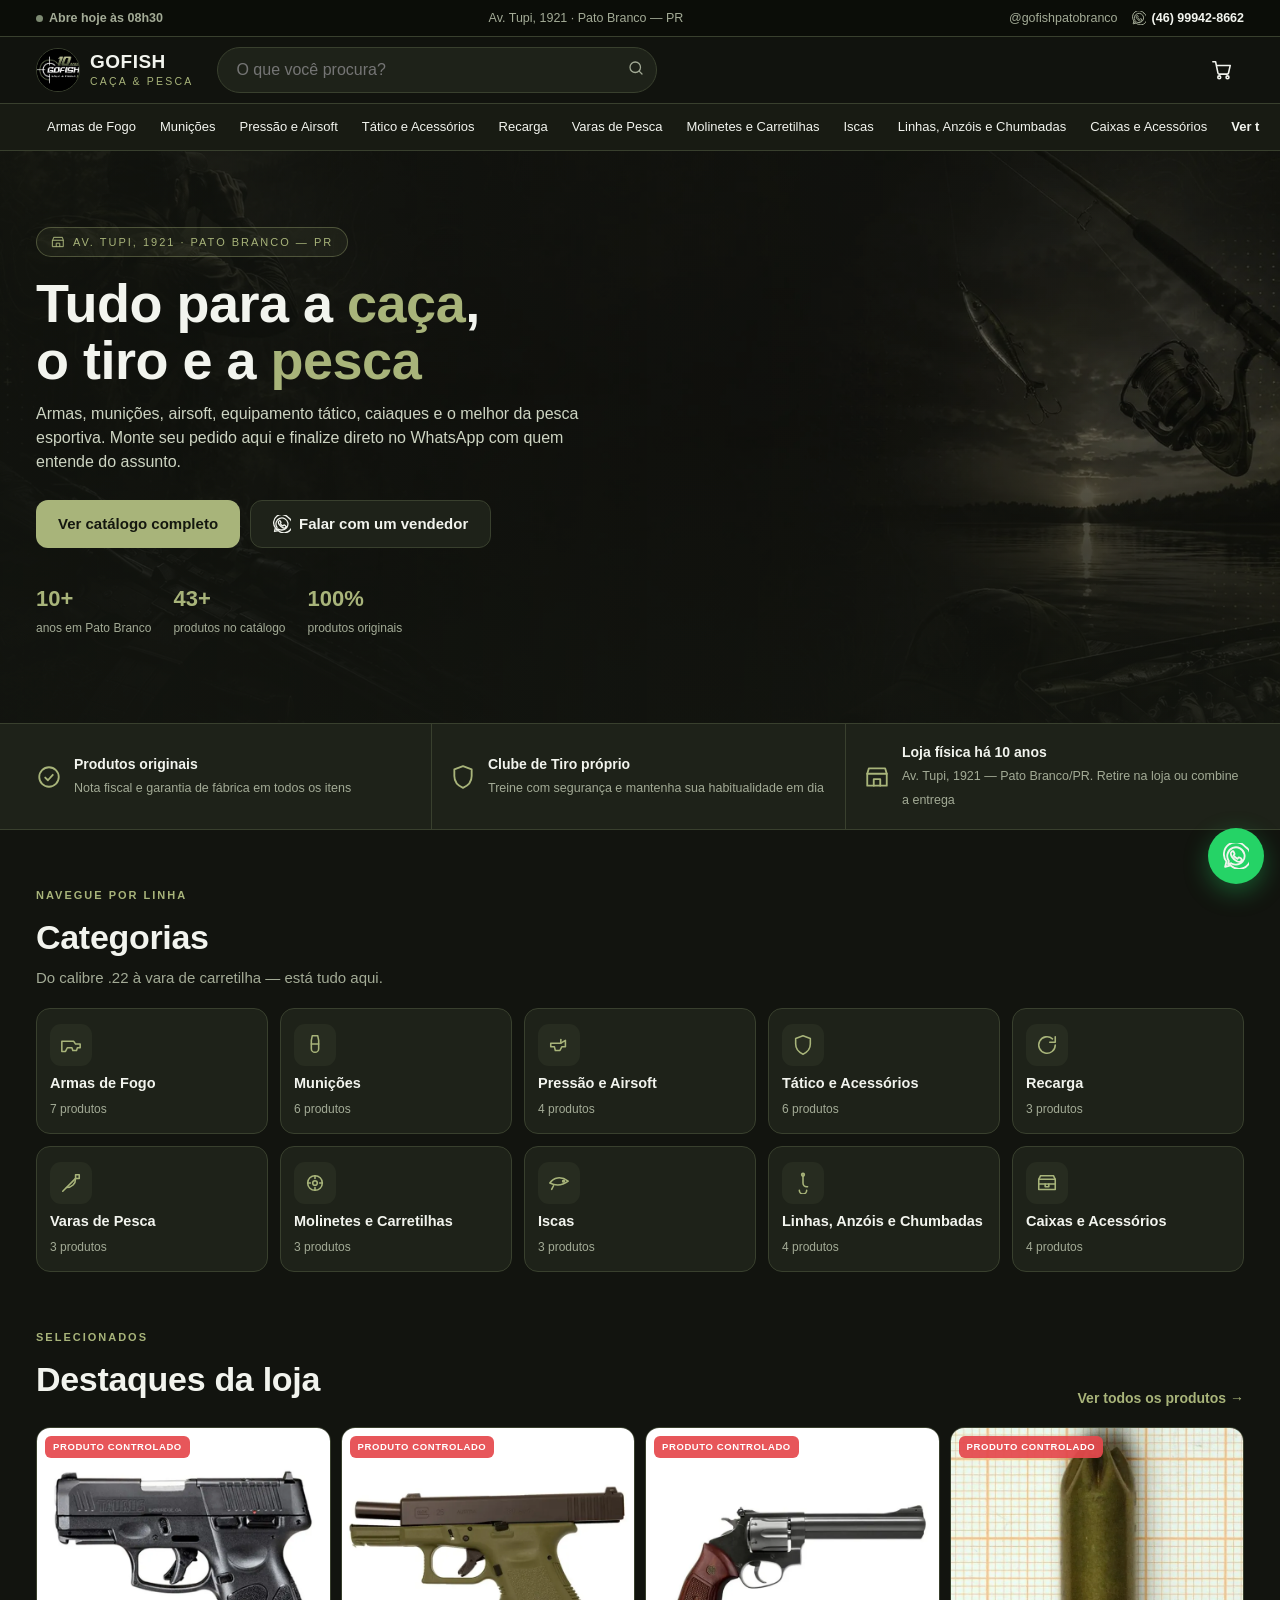
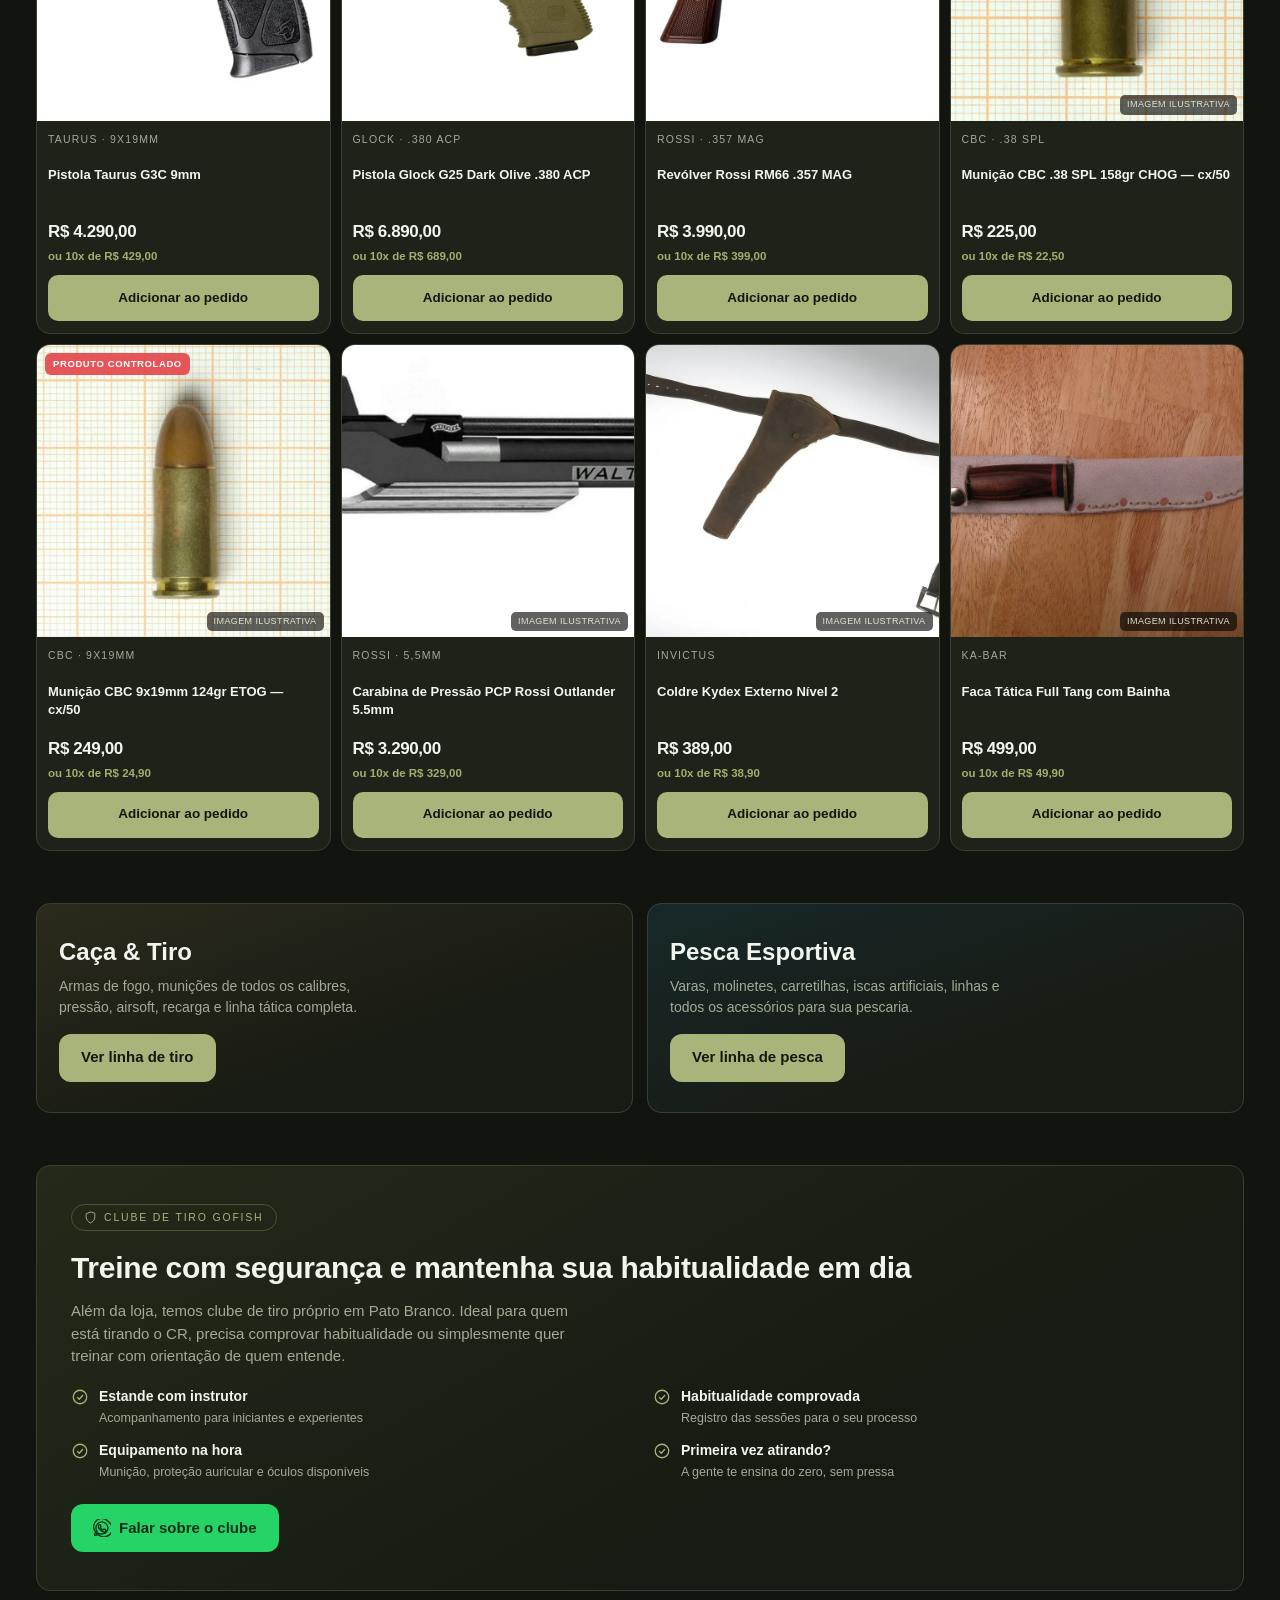
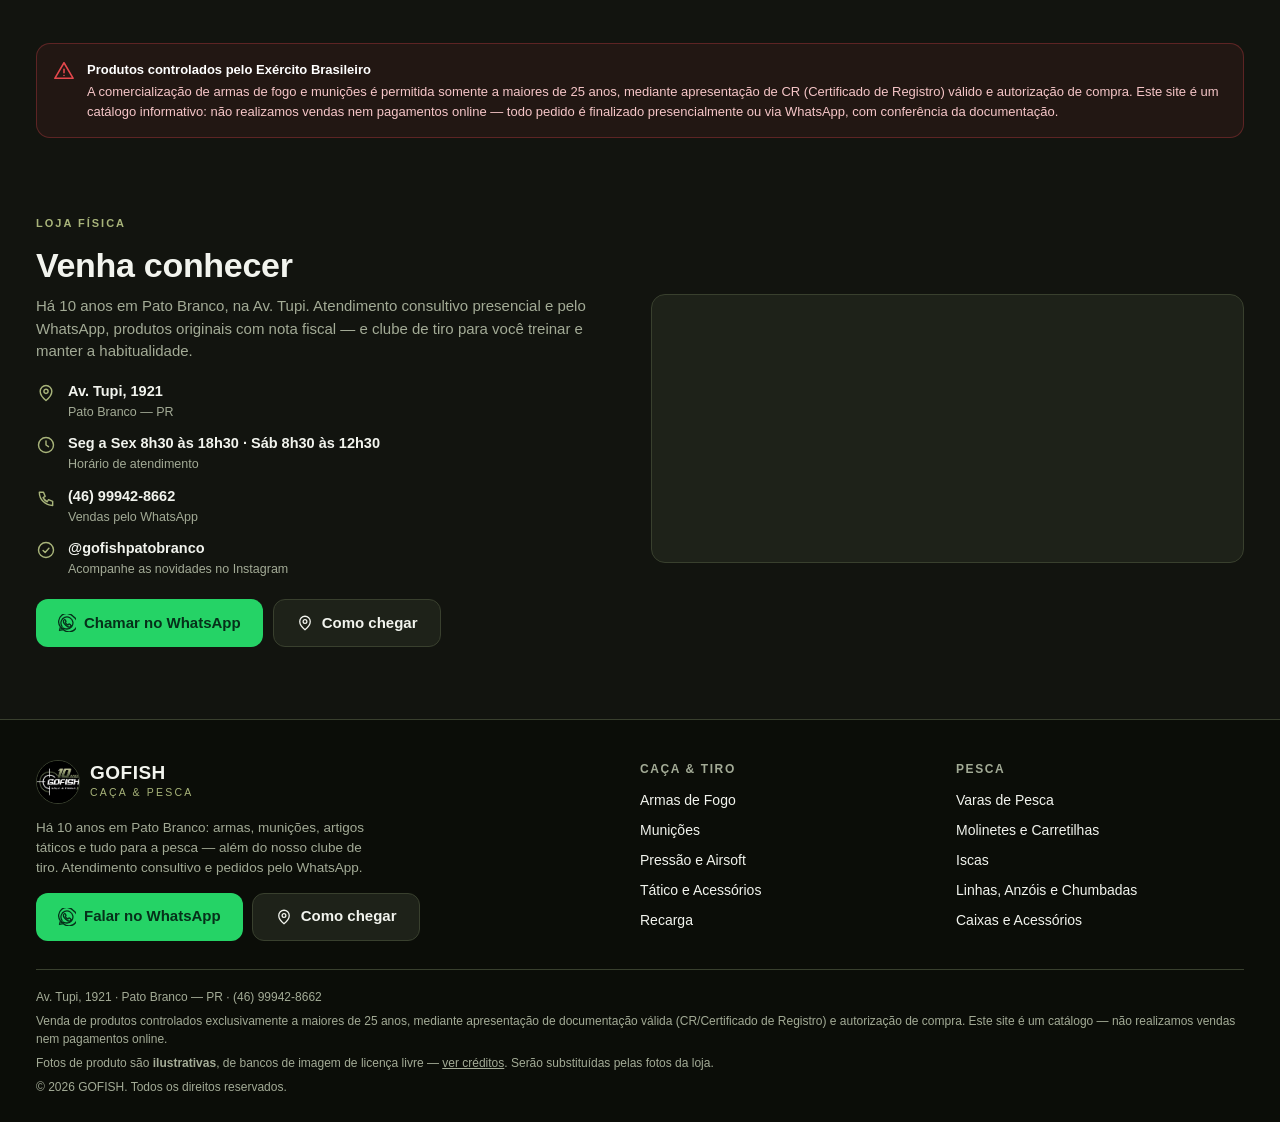
<file: index.html>
<!doctype html>
<html lang="pt-BR">
<head>
<meta charset="utf-8">
<meta name="viewport" content="width=device-width,initial-scale=1">
<title>GOFISH Caça &amp; Pesca — Pato Branco/PR | Armas, Munições e Pesca</title>
<meta name="description" content="GOFISH Caça &amp; Pesca em Pato Branco/PR. Armas, munições, airsoft, artigos táticos, caiaques e equipamentos de pesca. Monte seu pedido e finalize no WhatsApp.">
<meta name="robots" content="noindex, nofollow">
<meta name="theme-color" content="#12140f">
<meta property="og:type" content="website">
<meta property="og:site_name" content="GOFISH Caça &amp; Pesca">
<meta property="og:locale" content="pt_BR">
<meta property="og:title" content="GOFISH Caça & Pesca — Pato Branco/PR">
<meta property="og:description" content="Armas, munições, airsoft, artigos táticos e tudo para a pesca esportiva. Monte seu pedido e finalize no WhatsApp. Av. Tupi, 1921 — Pato Branco/PR.">
<meta property="og:url" content="https://euwill-maker.github.io/gofish/">
<meta property="og:image" content="https://euwill-maker.github.io/gofish/assets/img/og.jpg">
<meta property="og:image:width" content="1200">
<meta property="og:image:height" content="630">
<meta name="twitter:card" content="summary_large_image">
<meta name="twitter:title" content="GOFISH Caça & Pesca — Pato Branco/PR">
<meta name="twitter:description" content="Armas, munições, airsoft, artigos táticos e tudo para a pesca esportiva. Monte seu pedido e finalize no WhatsApp. Av. Tupi, 1921 — Pato Branco/PR.">
<meta name="twitter:image" content="https://euwill-maker.github.io/gofish/assets/img/og.jpg">
<link rel="canonical" href="https://euwill-maker.github.io/gofish/">
<link rel="icon" href="assets/img/favicon.png" type="image/png">
<link rel="stylesheet" href="assets/style.css">
</head>
<body>

<div id="header-slot"></div>

<!-- HERO -->
<section class="hero">
  <div class="hero-bg"></div>
  <div class="wrap">
    <span class="hero-tag" id="hero-tag"></span>
    <h1>Tudo para a <em>caça</em>,<br>o tiro e a <em>pesca</em></h1>
    <p>Armas, munições, airsoft, equipamento tático, caiaques e o melhor da pesca esportiva.
       Monte seu pedido aqui e finalize direto no WhatsApp com quem entende do assunto.</p>
    <div class="hero-cta">
      <a class="btn btn-primary" href="catalogo.html">Ver catálogo completo</a>
      <a class="btn btn-ghost" id="hero-wa" target="_blank">Falar com um vendedor</a>
    </div>
    <div class="hero-stats">
      <div><b id="stat-anos">—</b><span>anos em Pato Branco</span></div>
      <div><b id="stat-produtos">—</b><span>produtos no catálogo</span></div>
      <div><b>100%</b><span>produtos originais</span></div>
    </div>
  </div>
</section>

<!-- SELOS -->
<section class="selos"><div class="wrap" id="selos"></div></section>

<!-- CATEGORIAS -->
<section class="section">
  <div class="wrap">
    <div class="section-head">
      <span>Navegue por linha</span>
      <h2>Categorias</h2>
      <p>Do calibre .22 à vara de carretilha — está tudo aqui.</p>
    </div>
    <div class="cats" id="cats"></div>
  </div>
</section>

<!-- DESTAQUES -->
<section class="section" style="padding-top:0">
  <div class="wrap">
    <div class="section-head" style="display:flex;justify-content:space-between;align-items:flex-end;gap:16px;flex-wrap:wrap">
      <div>
        <span>Selecionados</span>
        <h2>Destaques da loja</h2>
      </div>
      <a class="link" href="catalogo.html">Ver todos os produtos →</a>
    </div>
    <div class="grid-produtos" id="destaques"></div>
  </div>
</section>

<!-- BLOCOS DUPLOS -->
<section class="section" style="padding-top:0">
  <div class="wrap">
    <div class="duplo">
      <div class="bloco tiro">
        <h3>Caça &amp; Tiro</h3>
        <p>Armas de fogo, munições de todos os calibres, pressão, airsoft, recarga e linha tática completa.</p>
        <a class="btn btn-primary" href="catalogo.html?grupo=tiro">Ver linha de tiro</a>
      </div>
      <div class="bloco pesca">
        <h3>Pesca Esportiva</h3>
        <p>Varas, molinetes, carretilhas, iscas artificiais, linhas e todos os acessórios para sua pescaria.</p>
        <a class="btn btn-primary" href="catalogo.html?grupo=pesca">Ver linha de pesca</a>
      </div>
    </div>
  </div>
</section>

<!-- CLUBE DE TIRO -->
<section class="section" style="padding-top:0">
  <div class="wrap">
    <div class="clube" id="clube"></div>
  </div>
</section>

<!-- AVISO LEGAL -->
<section class="wrap" style="padding-bottom:20px">
  <div class="aviso-legal" id="aviso-legal"></div>
</section>

<!-- SOBRE -->
<section class="section" id="sobre">
  <div class="wrap sobre">
    <div>
      <div class="section-head">
        <span>Loja física</span>
        <h2>Venha conhecer</h2>
        <p>Há 10 anos em Pato Branco, na Av. Tupi. Atendimento consultivo presencial e pelo WhatsApp,
           produtos originais com nota fiscal — e clube de tiro para você treinar e manter a habitualidade.</p>
      </div>
      <ul id="sobre-lista"></ul>
      <a class="btn btn-wa" id="sobre-wa" target="_blank" style="margin-top:20px"></a>
    </div>
    <div class="mapa" id="mapa"></div>
  </div>
</section>

<div id="footer-slot"></div>

<script src="assets/products.js"></script>
<script src="assets/app.js"></script>
<script>
function initHome(){
  document.getElementById('hero-tag').innerHTML = icon('loja',14) + ' ' + CONFIG.endereco + ' · ' + CONFIG.cidade;
  document.getElementById('stat-anos').textContent = CONFIG.anos + '+';
  document.getElementById('hero-wa').href = waLink('Olá! Vim pelo site e quero falar com um vendedor.');
  document.getElementById('hero-wa').innerHTML = icon('wa',18) + ' Falar com um vendedor';
  document.getElementById('stat-produtos').textContent = PRODUTOS.length + '+';

  document.getElementById('selos').innerHTML = [
    ['check','Produtos originais','Nota fiscal e garantia de fábrica em todos os itens'],
    ['tatico','Clube de Tiro próprio','Treine com segurança e mantenha sua habitualidade em dia'],
    ['loja','Loja física há '+CONFIG.anos+' anos','Av. Tupi, 1921 — Pato Branco/PR. Retire na loja ou combine a entrega']
  ].map(([i,t,d])=>`<div class="selo">${icon(i,26)}<div><b>${t}</b><span>${d}</span></div></div>`).join('');

  document.getElementById('cats').innerHTML = CATEGORIAS.map(c=>{
    const n = PRODUTOS.filter(p=>p.categoria===c.id).length;
    return `<a class="cat" href="catalogo.html?cat=${c.id}">
      <span class="cat-ico">${icon(c.icone,22)}</span>
      <b>${c.nome}</b>
      <span>${n} ${n===1?'produto':'produtos'}</span>
    </a>`;
  }).join('');

  document.getElementById('destaques').innerHTML =
    PRODUTOS.filter(p=>p.destaque).slice(0,8).map(cardHTML).join('');

  document.getElementById('clube').innerHTML = `
    <span class="clube-tag">${icon('tatico',13)} Clube de Tiro GOFISH</span>
    <h2>Treine com segurança e mantenha sua habitualidade em dia</h2>
    <p>Além da loja, temos clube de tiro próprio em Pato Branco. Ideal para quem está tirando o CR,
       precisa comprovar habitualidade ou simplesmente quer treinar com orientação de quem entende.</p>
    <ul>
      ${[['check','Estande com instrutor','Acompanhamento para iniciantes e experientes'],
         ['check','Habitualidade comprovada','Registro das sessões para o seu processo'],
         ['check','Equipamento na hora','Munição, proteção auricular e óculos disponíveis'],
         ['check','Primeira vez atirando?','A gente te ensina do zero, sem pressa']]
        .map(([i,t,d])=>`<li>${icon(i,18)}<div><b>${t}</b><br><span style="color:var(--muted);font-size:12.5px">${d}</span></div></li>`).join('')}
    </ul>
    <a class="btn btn-wa" target="_blank" href="${waLink('Olá! Vim pelo site e quero saber sobre o Clube de Tiro (agendamento, valores e habitualidade).')}"
       onclick="evento('contact',{metodo:'whatsapp_clube'})">${icon('wa',18)} Falar sobre o clube</a>`;

  document.getElementById('aviso-legal').innerHTML = icon('alerta',22) +
    `<div><b>Produtos controlados pelo Exército Brasileiro</b>
     A comercialização de armas de fogo e munições é permitida somente a maiores de 25 anos, mediante
     apresentação de CR (Certificado de Registro) válido e autorização de compra. Este site é um catálogo
     informativo: não realizamos vendas nem pagamentos online — todo pedido é finalizado presencialmente
     ou via WhatsApp, com conferência da documentação.</div>`;

  document.getElementById('sobre-lista').innerHTML = [
    ['pin', CONFIG.endereco, CONFIG.cidade],
    ['relogio', CONFIG.horario, 'Horário de atendimento'],
    ['fone', CONFIG.telefone, 'Vendas pelo WhatsApp'],
    ['check', CONFIG.instagramUser, 'Acompanhe as novidades no Instagram']
  ].map(([i,t,s])=>`<li>${icon(i,20)}<div><b>${t}</b><span>${s}</span></div></li>`).join('');

  const wa = document.getElementById('sobre-wa');
  wa.href = waLink('Olá! Vim pelo site e quero tirar uma dúvida.');
  wa.innerHTML = icon('wa',18) + ' Chamar no WhatsApp';
  wa.onclick = () => evento('contact',{metodo:'whatsapp_sobre'});
  wa.insertAdjacentHTML('afterend',
    `<a class="btn btn-ghost" href="${rotaMaps()}" target="_blank" rel="noopener"
        style="margin-top:20px;margin-left:10px" onclick="evento('como_chegar')">${icon('pin',18)} Como chegar</a>`);

  document.getElementById('mapa').innerHTML =
    `<iframe loading="lazy" referrerpolicy="no-referrer-when-downgrade"
      src="https://www.google.com/maps?q=${encodeURIComponent(CONFIG.mapsQuery)}&output=embed"></iframe>`;
}
</script>
</body>
</html>
</file>
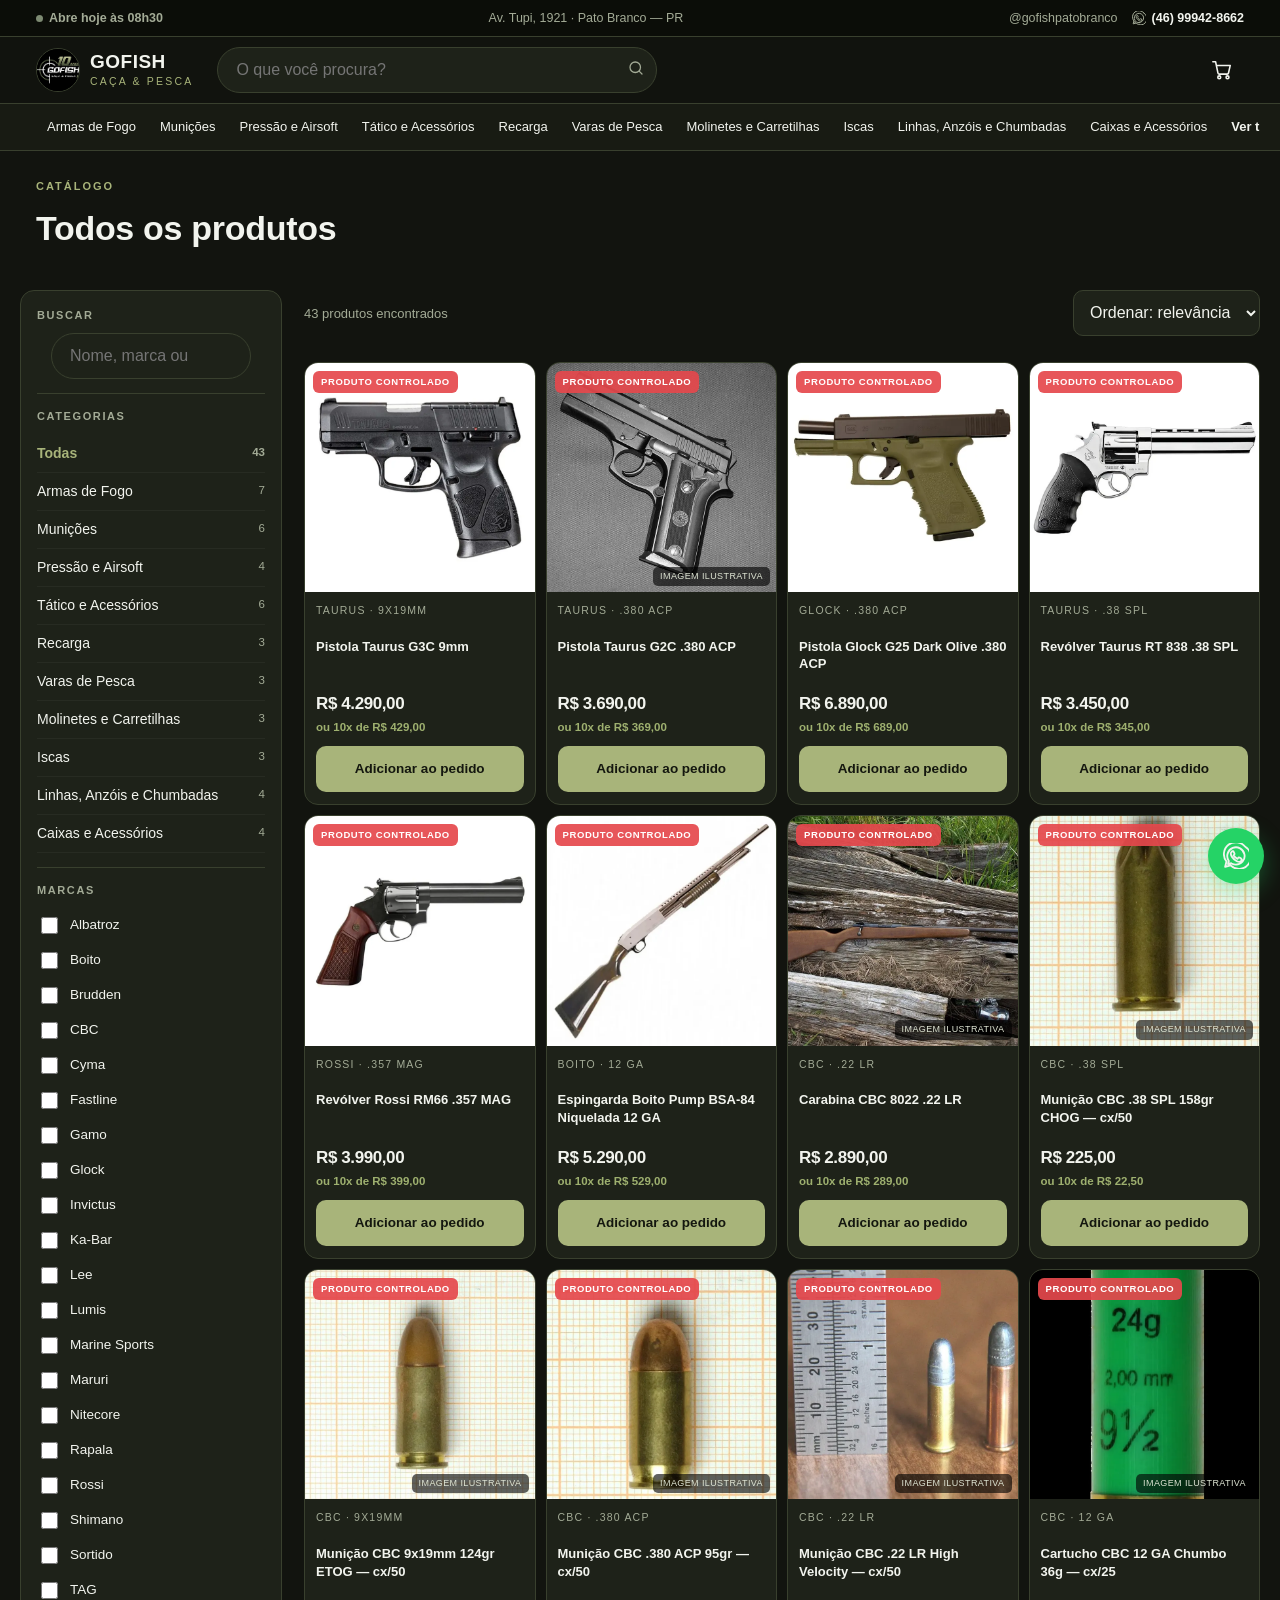
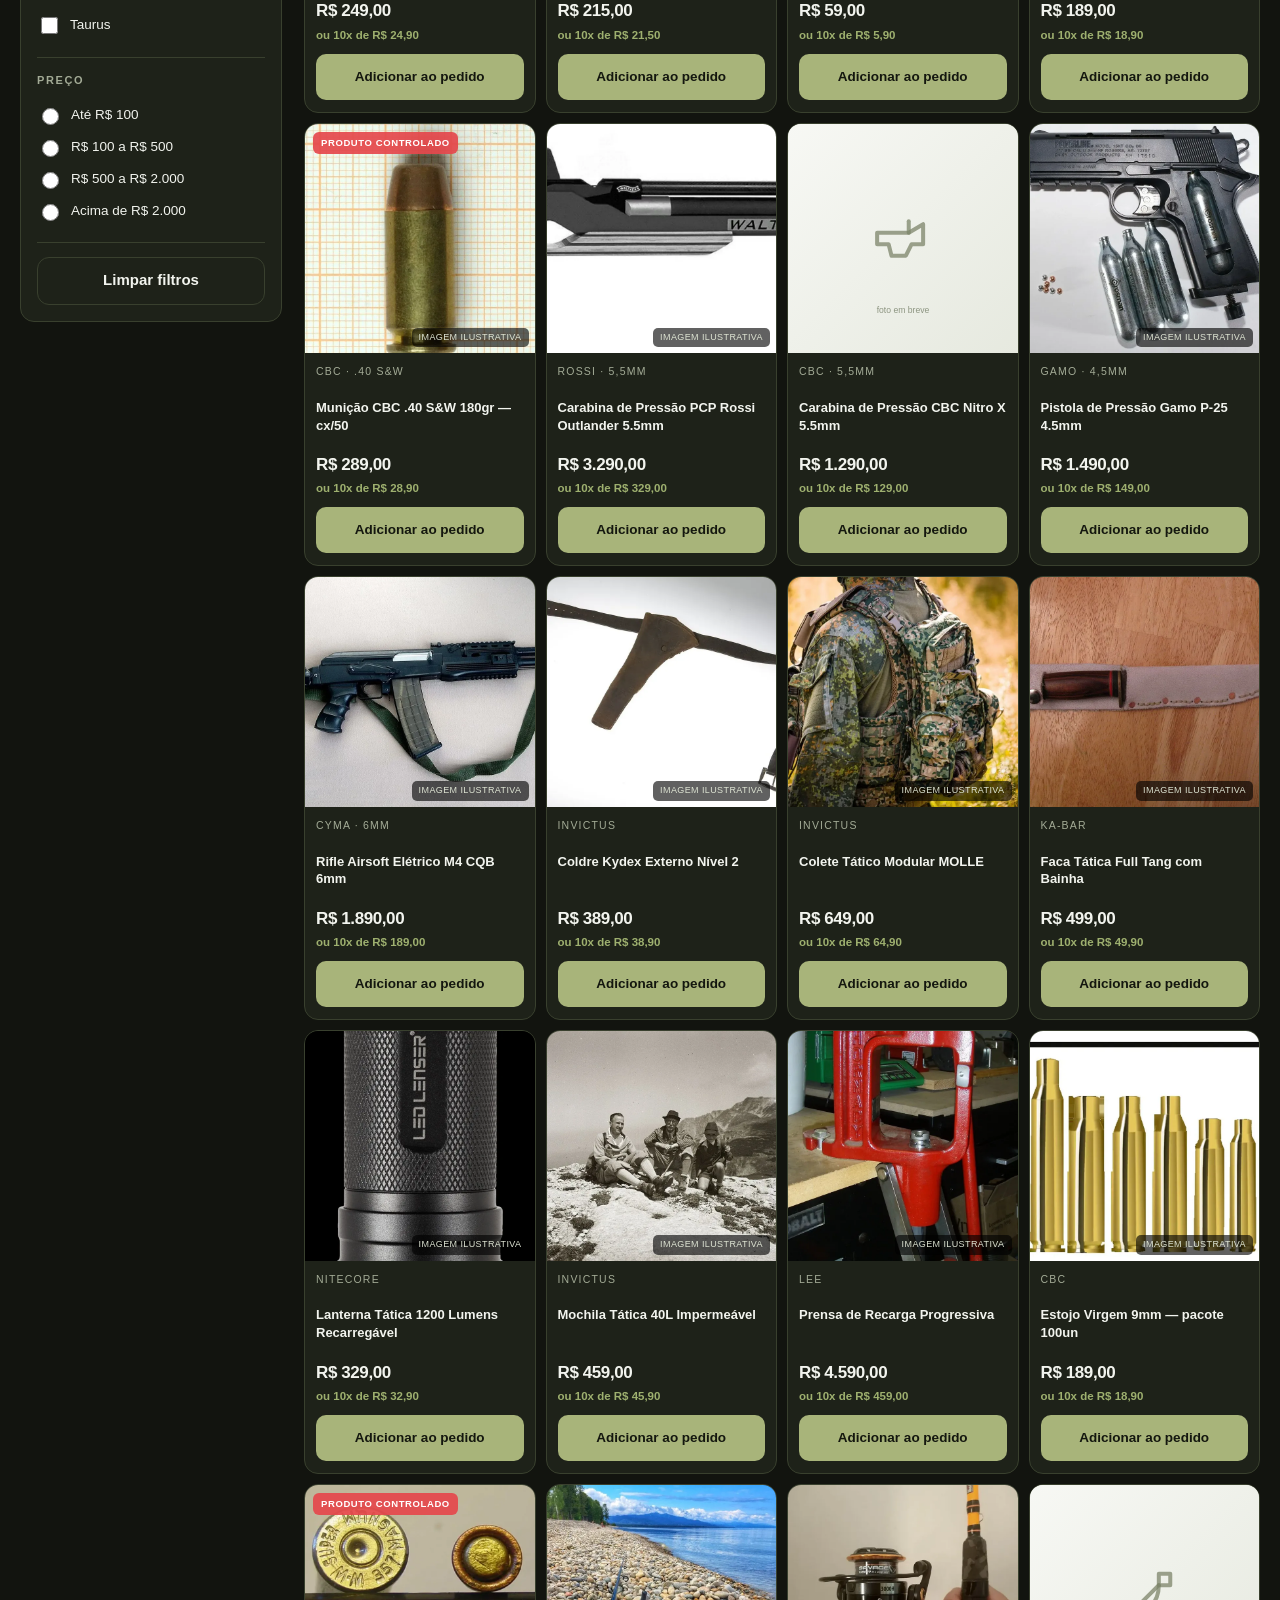
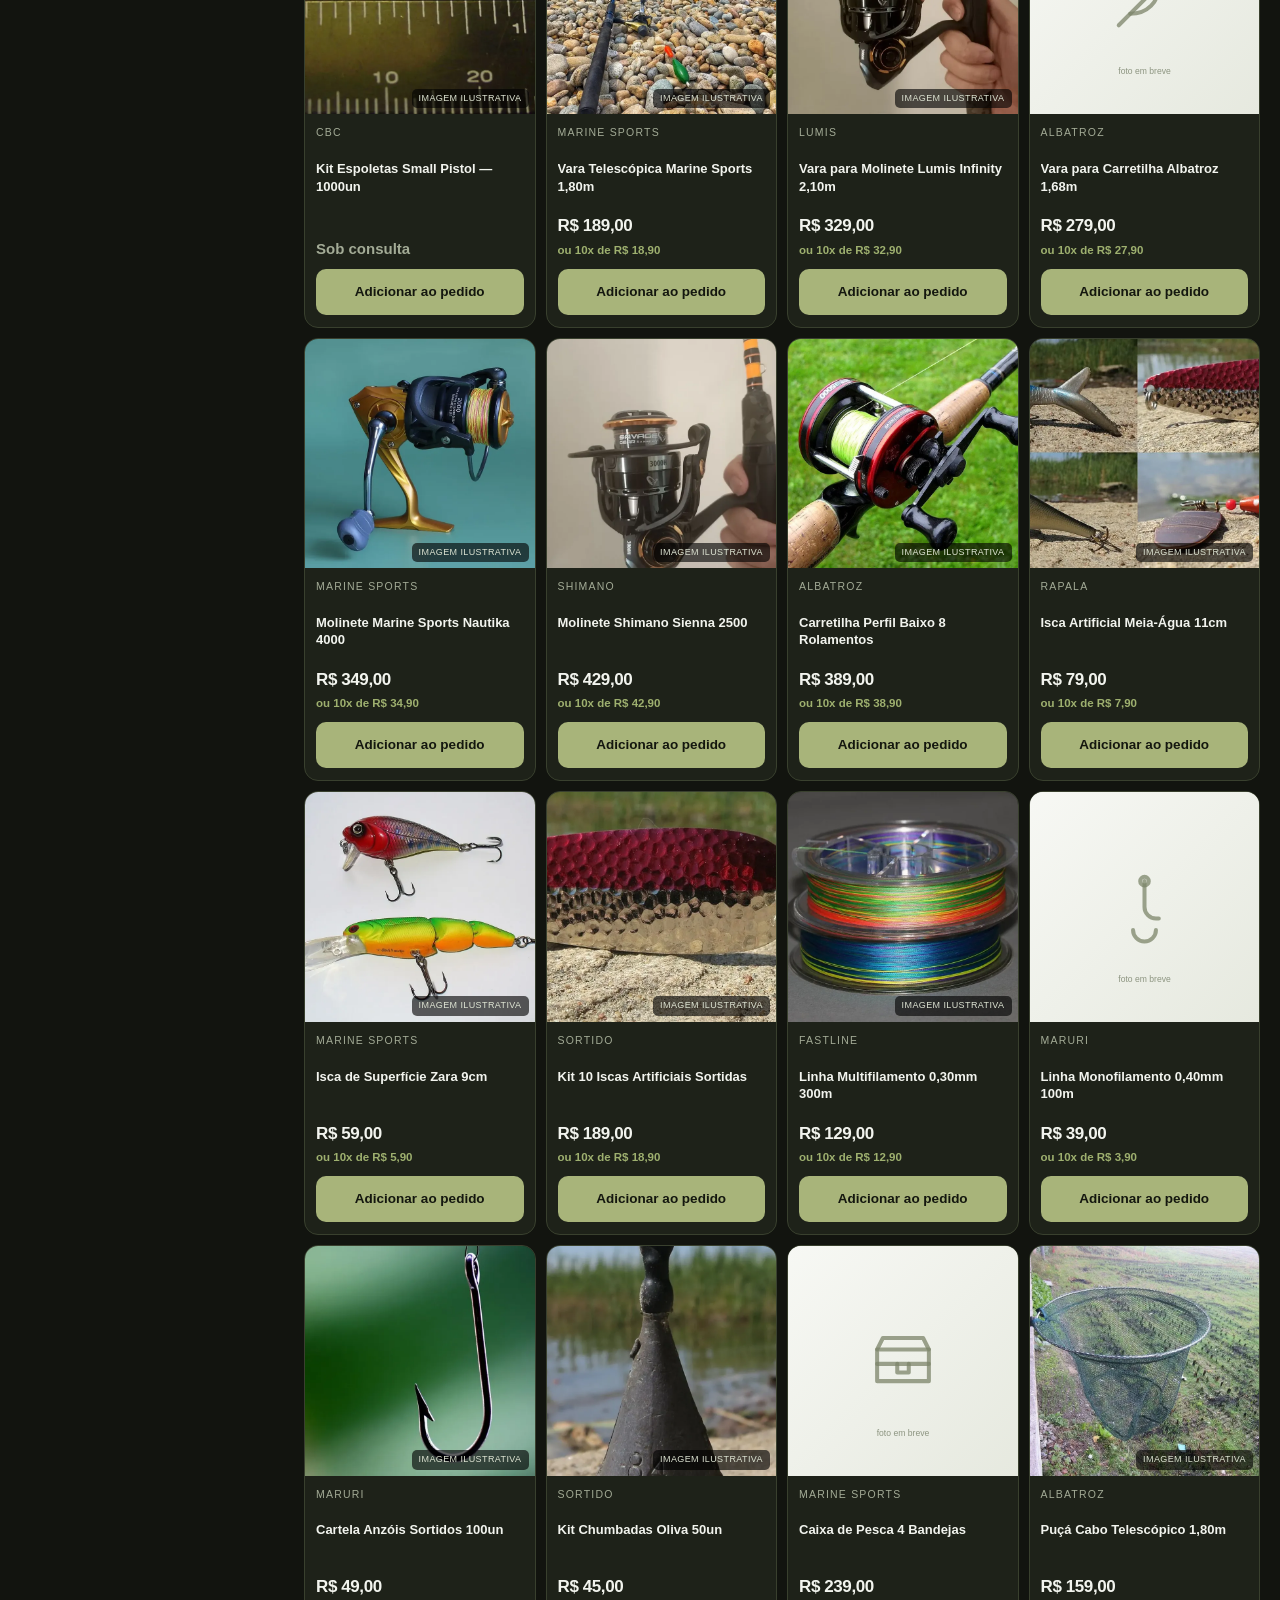
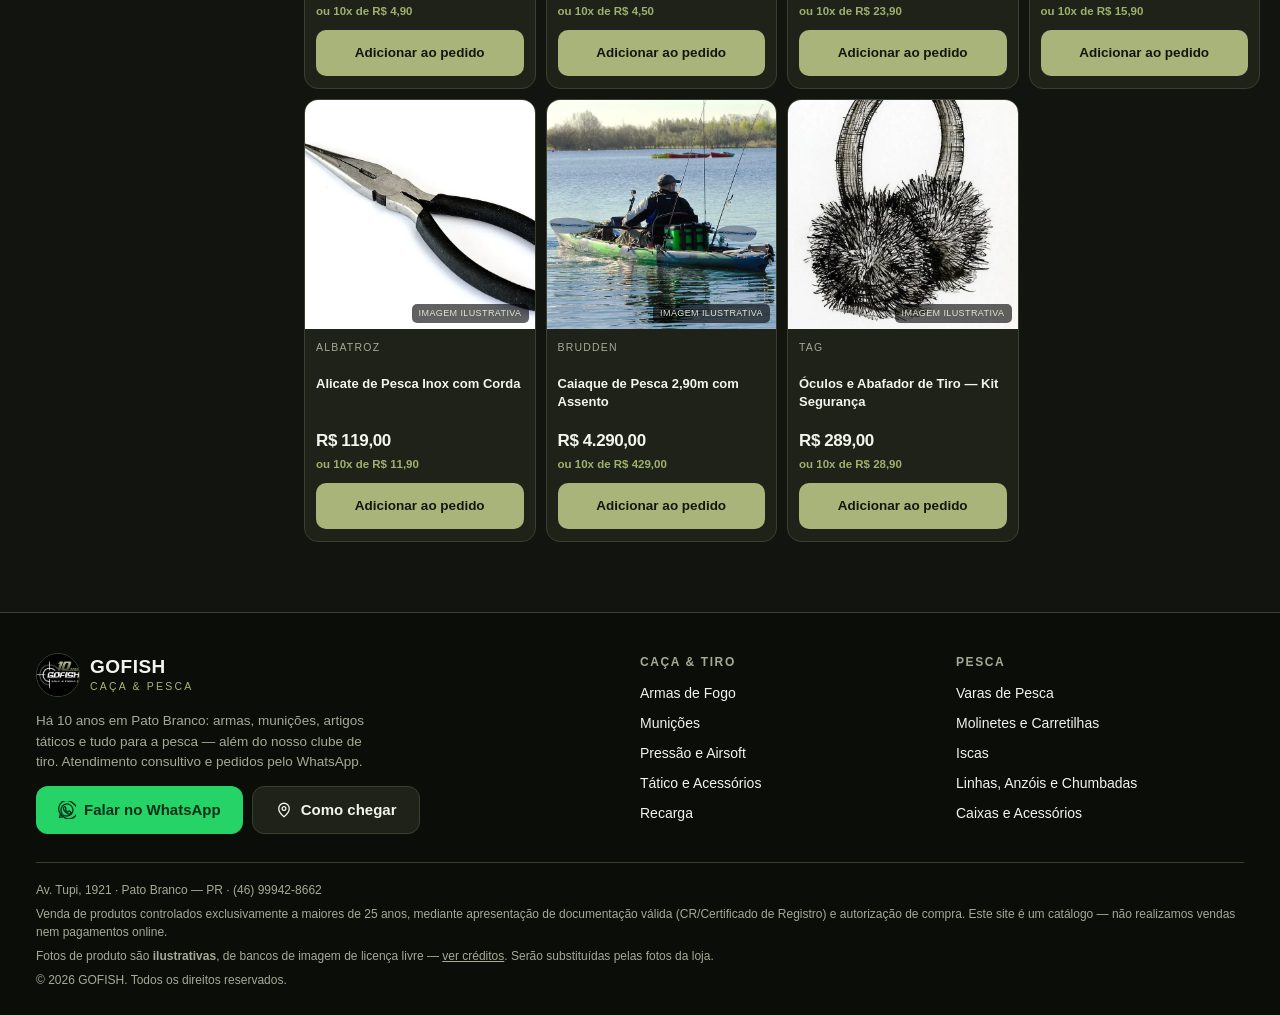
<file: catalogo.html>
<!doctype html>
<html lang="pt-BR">
<head>
<meta charset="utf-8">
<meta name="viewport" content="width=device-width,initial-scale=1">
<title>Catálogo — GOFISH Caça &amp; Pesca</title>
<meta name="description" content="Catálogo completo de armas, munições, artigos táticos e equipamentos de pesca. Monte seu pedido e finalize no WhatsApp.">
<meta name="robots" content="noindex, nofollow">
<meta name="theme-color" content="#12140f">
<meta property="og:type" content="website">
<meta property="og:site_name" content="GOFISH Caça &amp; Pesca">
<meta property="og:locale" content="pt_BR">
<meta property="og:title" content="Catálogo — GOFISH Caça & Pesca">
<meta property="og:description" content="Catálogo completo de armas, munições, tático e pesca. Monte seu pedido e finalize no WhatsApp.">
<meta property="og:url" content="https://euwill-maker.github.io/gofish/catalogo.html">
<meta property="og:image" content="https://euwill-maker.github.io/gofish/assets/img/og.jpg">
<meta property="og:image:width" content="1200">
<meta property="og:image:height" content="630">
<meta name="twitter:card" content="summary_large_image">
<meta name="twitter:title" content="Catálogo — GOFISH Caça & Pesca">
<meta name="twitter:description" content="Catálogo completo de armas, munições, tático e pesca. Monte seu pedido e finalize no WhatsApp.">
<meta name="twitter:image" content="https://euwill-maker.github.io/gofish/assets/img/og.jpg">
<link rel="canonical" href="https://euwill-maker.github.io/gofish/catalogo.html">
<link rel="icon" href="assets/img/favicon.png" type="image/png">
<link rel="stylesheet" href="assets/style.css">
</head>
<body>

<div id="header-slot"></div>

<div class="wrap" style="padding-top:22px">
  <div class="section-head" style="margin-bottom:14px">
    <span id="crumb">Catálogo</span>
    <h2 id="titulo">Todos os produtos</h2>
  </div>
</div>

<div class="wrap catalogo">
  <!-- FILTROS -->
  <aside class="filtros" id="filtros">
    <div class="filtros-titulo">
      <h3>Filtrar produtos</h3>
      <button class="icon-btn" onclick="toggleFiltros()" aria-label="Fechar filtros">✕</button>
    </div>
    <div class="filtro-grupo">
      <h4>Buscar</h4>
      <div class="search" style="display:block">
        <input type="search" id="busca" placeholder="Nome, marca ou calibre...">
      </div>
    </div>
    <div class="filtro-grupo">
      <h4>Categorias</h4>
      <div id="lista-cats"></div>
    </div>
    <div class="filtro-grupo">
      <h4>Marcas</h4>
      <div id="lista-marcas"></div>
    </div>
    <div class="filtro-grupo">
      <h4>Preço</h4>
      <div id="lista-precos"></div>
    </div>
    <button class="btn btn-ghost btn-block" onclick="limparFiltros()">Limpar filtros</button>
  </aside>
  <div class="filtros-aplicar">
    <button class="btn btn-primary btn-block" id="btn-aplicar" onclick="toggleFiltros()">Ver produtos</button>
  </div>

  <!-- RESULTADOS -->
  <main>
    <div class="toolbar">
      <button class="btn btn-ghost filtros-toggle" onclick="toggleFiltros()" style="height:42px">Filtros</button>
      <span class="count" id="count"></span>
      <select id="ordem">
        <option value="relevancia">Ordenar: relevância</option>
        <option value="menor">Menor preço</option>
        <option value="maior">Maior preço</option>
        <option value="az">Nome (A-Z)</option>
      </select>
    </div>
    <div class="atalhos" id="atalhos"></div>
    <div class="chips" id="chips"></div>
    <div class="grid-produtos" id="grid"></div>
    <div id="sem-resultado" hidden></div>
  </main>
</div>

<div id="footer-slot"></div>

<script src="assets/products.js"></script>
<script src="assets/app.js"></script>
<script>
const F = { cat:'', sub:'', grupo:'', q:'', marcas:[], faixa:'' };
const FAIXAS = [
  { id:'0-100',     label:'Até R$ 100',            min:0,    max:100 },
  { id:'100-500',   label:'R$ 100 a R$ 500',       min:100,  max:500 },
  { id:'500-2000',  label:'R$ 500 a R$ 2.000',     min:500,  max:2000 },
  { id:'2000+',     label:'Acima de R$ 2.000',     min:2000, max:Infinity }
];

function initCatalogo(){
  const p = new URLSearchParams(location.search);
  F.cat = p.get('cat') || '';
  F.sub = p.get('sub') || '';
  F.grupo = p.get('grupo') || '';
  F.q = p.get('q') || '';
  document.getElementById('busca').value = F.q;
  let tBusca;
  document.getElementById('busca').addEventListener('input', e=>{
    F.q = e.target.value; render();
    clearTimeout(tBusca);
    tBusca = setTimeout(()=>{ if(F.q.trim().length>2) evento('search',{search_term:F.q}); }, 1200);
  });
  document.getElementById('ordem').addEventListener('change', render);
  montarFiltros();
  render();
}

function toggleFiltros(){
  const f = document.getElementById('filtros');
  const aberto = f.classList.toggle('aberto');
  document.getElementById('overlay').classList.toggle('show', aberto);
  document.body.style.overflow = aberto ? 'hidden' : '';
}

function montarAtalhos(){
  const alvo = document.getElementById('atalhos');
  const itens = [{id:'',nome:'Tudo'},
    {id:'__tiro',nome:'Caça & Tiro'}, {id:'__pesca',nome:'Pesca'},
    ...CATEGORIAS.map(c=>({id:c.id,nome:c.nome}))];
  alvo.innerHTML = itens.map(i=>{
    const ativo = i.id==='__tiro' ? F.grupo==='tiro'
                : i.id==='__pesca' ? F.grupo==='pesca'
                : i.id ? F.cat===i.id : (!F.cat && !F.grupo);
    return `<button class="atalho ${ativo?'ativo':''}" onclick="atalho('${i.id}')">${i.nome}</button>`;
  }).join('');
}
function atalho(id){
  if(id==='__tiro' || id==='__pesca'){ F.cat=''; F.sub=''; F.grupo = id==='__tiro'?'tiro':'pesca'; }
  else { setCat(id); return; }
  montarFiltros(); render();
}

function montarFiltros(){
  // categorias (com subcategorias quando a categoria está ativa)
  document.getElementById('lista-cats').innerHTML =
    `<div class="cat-link ${!F.cat && !F.grupo ? 'ativo' : ''}" onclick="setCat('')">
       <span>Todas</span><small>${PRODUTOS.length}</small></div>` +
    CATEGORIAS.map(c=>{
      const n = PRODUTOS.filter(x=>x.categoria===c.id).length;
      const ativo = F.cat===c.id;
      const subs = ativo ? c.subs.map(s=>{
        const ns = PRODUTOS.filter(x=>x.categoria===c.id && x.sub===s).length;
        if(!ns) return '';
        return `<div class="cat-link cat-sub ${F.sub===s?'ativo':''}" onclick="event.stopPropagation();setSub('${s.replace(/'/g,"\\'")}')">
          <span>${s}</span><small>${ns}</small></div>`;
      }).join('') : '';
      return `<div class="cat-link ${ativo?'ativo':''}" onclick="setCat('${c.id}')">
          <span>${c.nome}</span><small>${n}</small></div>${subs}`;
    }).join('');

  // marcas
  const marcas = [...new Set(PRODUTOS.map(p=>p.marca).filter(Boolean))].sort();
  document.getElementById('lista-marcas').innerHTML = marcas.map(m=>
    `<label class="chk"><input type="checkbox" value="${m}" ${F.marcas.includes(m)?'checked':''}
      onchange="toggleMarca('${m.replace(/'/g,"\\'")}')"> ${m}</label>`).join('');

  // faixas de preço
  document.getElementById('lista-precos').innerHTML = FAIXAS.map(f=>
    `<label class="chk"><input type="radio" name="faixa" ${F.faixa===f.id?'checked':''}
      onchange="F.faixa='${f.id}';render()"> ${f.label}</label>`).join('');
}

function setCat(id){ F.cat = id; F.sub=''; F.grupo=''; montarFiltros(); render(); }
function fecharFiltros(){
  const f = document.getElementById('filtros');
  if(f.classList.contains('aberto')) toggleFiltros();
}
function setSub(s){ F.sub = (F.sub===s ? '' : s); montarFiltros(); render(); }
function toggleMarca(m){
  F.marcas = F.marcas.includes(m) ? F.marcas.filter(x=>x!==m) : [...F.marcas, m];
  render();
}
function limparFiltros(){
  F.cat=''; F.sub=''; F.grupo=''; F.q=''; F.marcas=[]; F.faixa='';
  document.getElementById('busca').value='';
  montarFiltros(); render();
}

function filtrar(){
  const q = semAcento(F.q.trim());
  return PRODUTOS.filter(p=>{
    if(F.grupo){ const c = catById(p.categoria); if(!c || c.grupo!==F.grupo) return false; }
    if(F.cat && p.categoria!==F.cat) return false;
    if(F.sub && p.sub!==F.sub) return false;
    if(F.marcas.length && !F.marcas.includes(p.marca)) return false;
    if(F.faixa){
      const f = FAIXAS.find(x=>x.id===F.faixa);
      if(!p.preco || p.preco < f.min || p.preco > f.max) return false;
    }
    if(q){
      const alvo = semAcento([p.nome, p.marca, p.calibre, p.sub, p.descricao,
                    (catById(p.categoria)||{}).nome].join(' '));
      /* casa todas as palavras digitadas, em qualquer ordem */
      if(!q.split(/\s+/).every(termo => alvo.includes(termo))) return false;
    }
    return true;
  });
}

function render(){
  let lista = filtrar();
  const ordem = document.getElementById('ordem').value;
  if(ordem==='menor') lista.sort((a,b)=>(a.preco||Infinity)-(b.preco||Infinity));
  if(ordem==='maior') lista.sort((a,b)=>(b.preco||0)-(a.preco||0));
  if(ordem==='az')    lista.sort((a,b)=>a.nome.localeCompare(b.nome,'pt-BR'));

  // título e migalha
  const c = catById(F.cat);
  document.getElementById('titulo').textContent =
    F.sub ? F.sub : c ? c.nome : F.grupo==='tiro' ? 'Caça & Tiro'
    : F.grupo==='pesca' ? 'Pesca Esportiva' : 'Todos os produtos';
  document.getElementById('crumb').textContent =
    c ? 'Catálogo · ' + (c.grupo==='tiro' ? 'Caça & Tiro' : 'Pesca') : 'Catálogo';

  // chips dos filtros ativos
  const chips = [];
  if(F.grupo) chips.push([F.grupo==='tiro'?'Caça & Tiro':'Pesca', "F.grupo='';montarFiltros();render()"]);
  if(c)       chips.push([c.nome, "setCat('')"]);
  if(F.sub)   chips.push([F.sub, "setSub(F.sub)"]);
  if(F.q)     chips.push(['"'+F.q+'"', "F.q='';document.getElementById('busca').value='';render()"]);
  F.marcas.forEach(m=> chips.push([m, `toggleMarca('${m}');montarFiltros()`]));
  if(F.faixa) chips.push([FAIXAS.find(f=>f.id===F.faixa).label, "F.faixa='';montarFiltros();render()"]);
  document.getElementById('chips').innerHTML = chips.map(([t,fn])=>
    `<span class="chip">${t}<button onclick="${fn}" aria-label="Remover filtro">×</button></span>`).join('');

  document.getElementById('count').textContent =
    lista.length + (lista.length===1 ? ' produto encontrado' : ' produtos encontrados');
  montarAtalhos();
  const aplicar = document.getElementById('btn-aplicar');
  if(aplicar) aplicar.textContent = lista.length ? `Ver ${lista.length} produto${lista.length>1?'s':''}` : 'Nenhum produto';
  document.getElementById('grid').innerHTML = lista.map(cardHTML).join('');

  const vazio = document.getElementById('sem-resultado');
  vazio.hidden = lista.length > 0;
  if(!lista.length){
    vazio.innerHTML = `<div class="vazio">${icon('busca',42)}
      <div><b>Nenhum produto encontrado</b><br>
      <span style="font-size:13px">Tente outra busca ou peça direto pra gente — trabalhamos com encomenda.</span></div>
      <div style="display:flex;gap:10px;flex-wrap:wrap;justify-content:center">
        <button class="btn btn-ghost" onclick="limparFiltros()">Limpar filtros</button>
        <a class="btn btn-wa" target="_blank" href="${waLink('Olá! Procurei no site e não achei o que preciso. Vocês conseguem por encomenda?')}">
          ${icon('wa',18)} Pedir por encomenda</a>
      </div></div>`;
  }
}
</script>
</body>
</html>
</file>
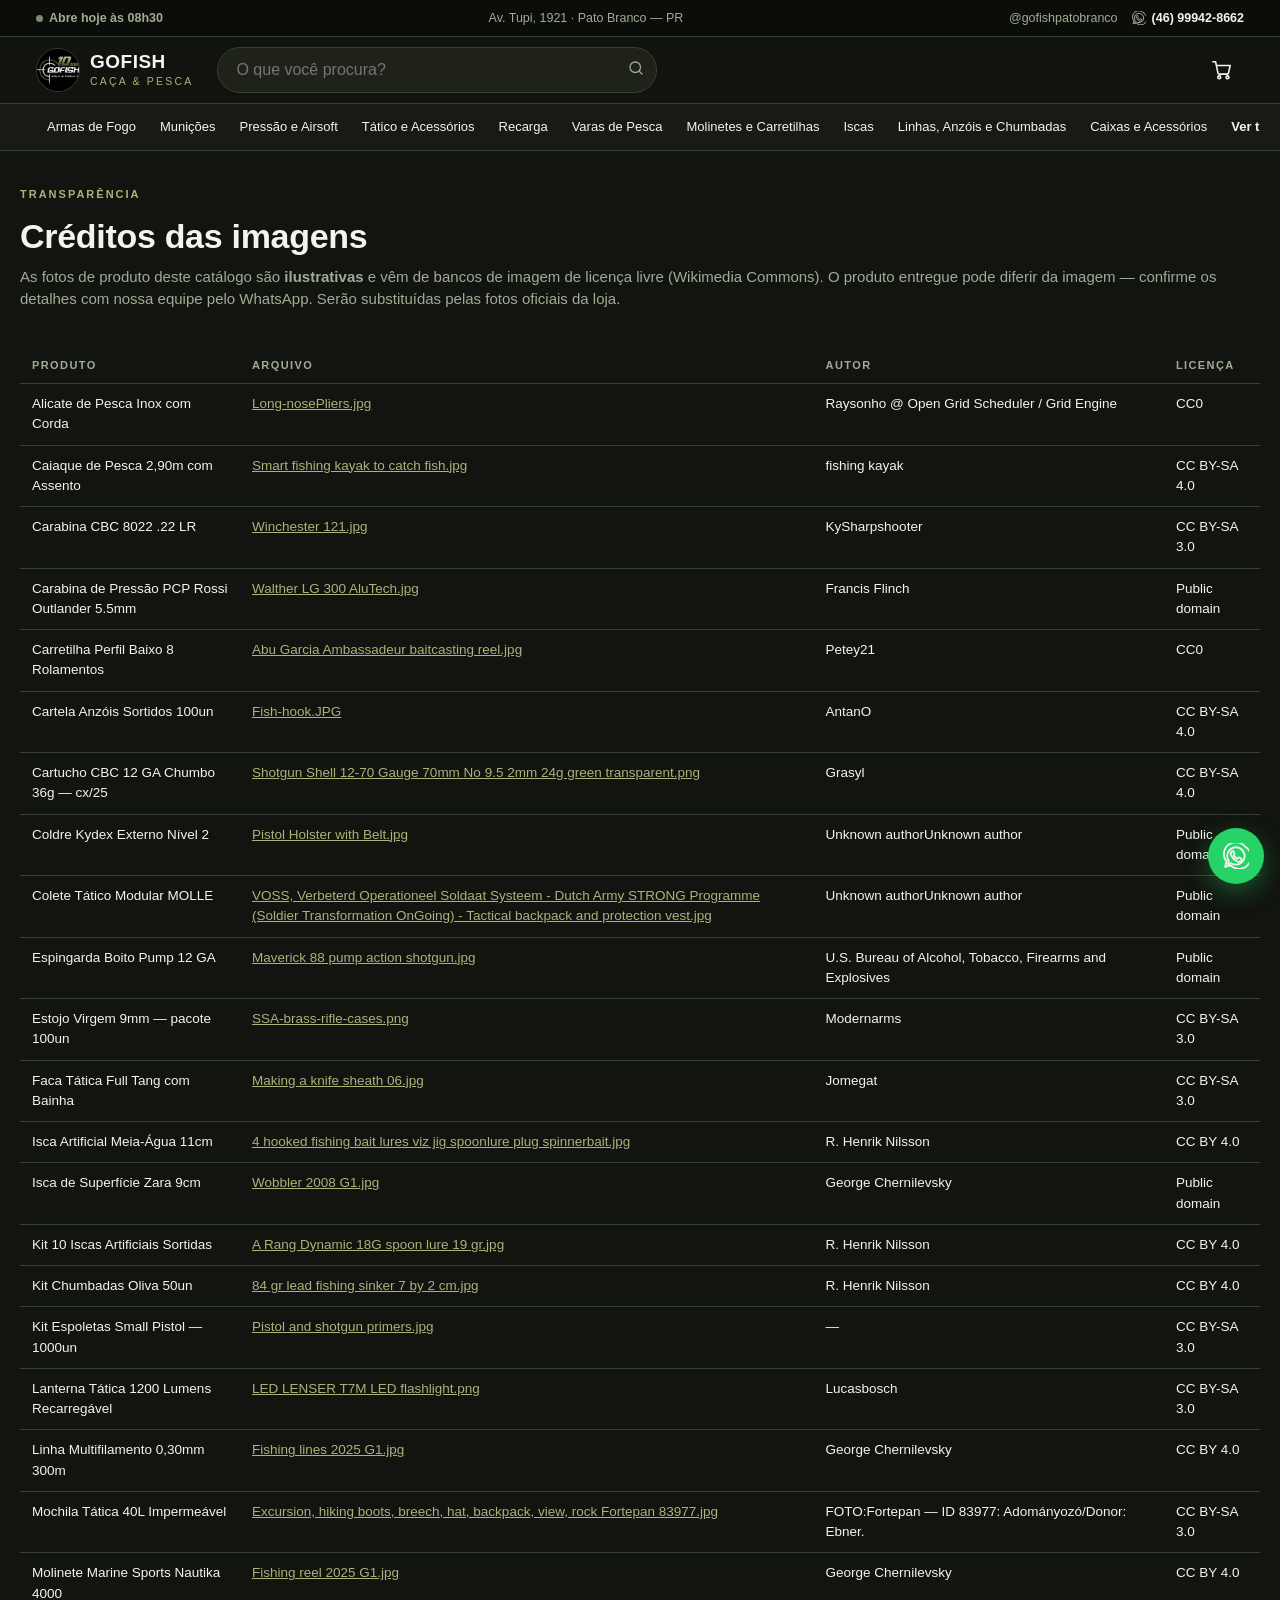
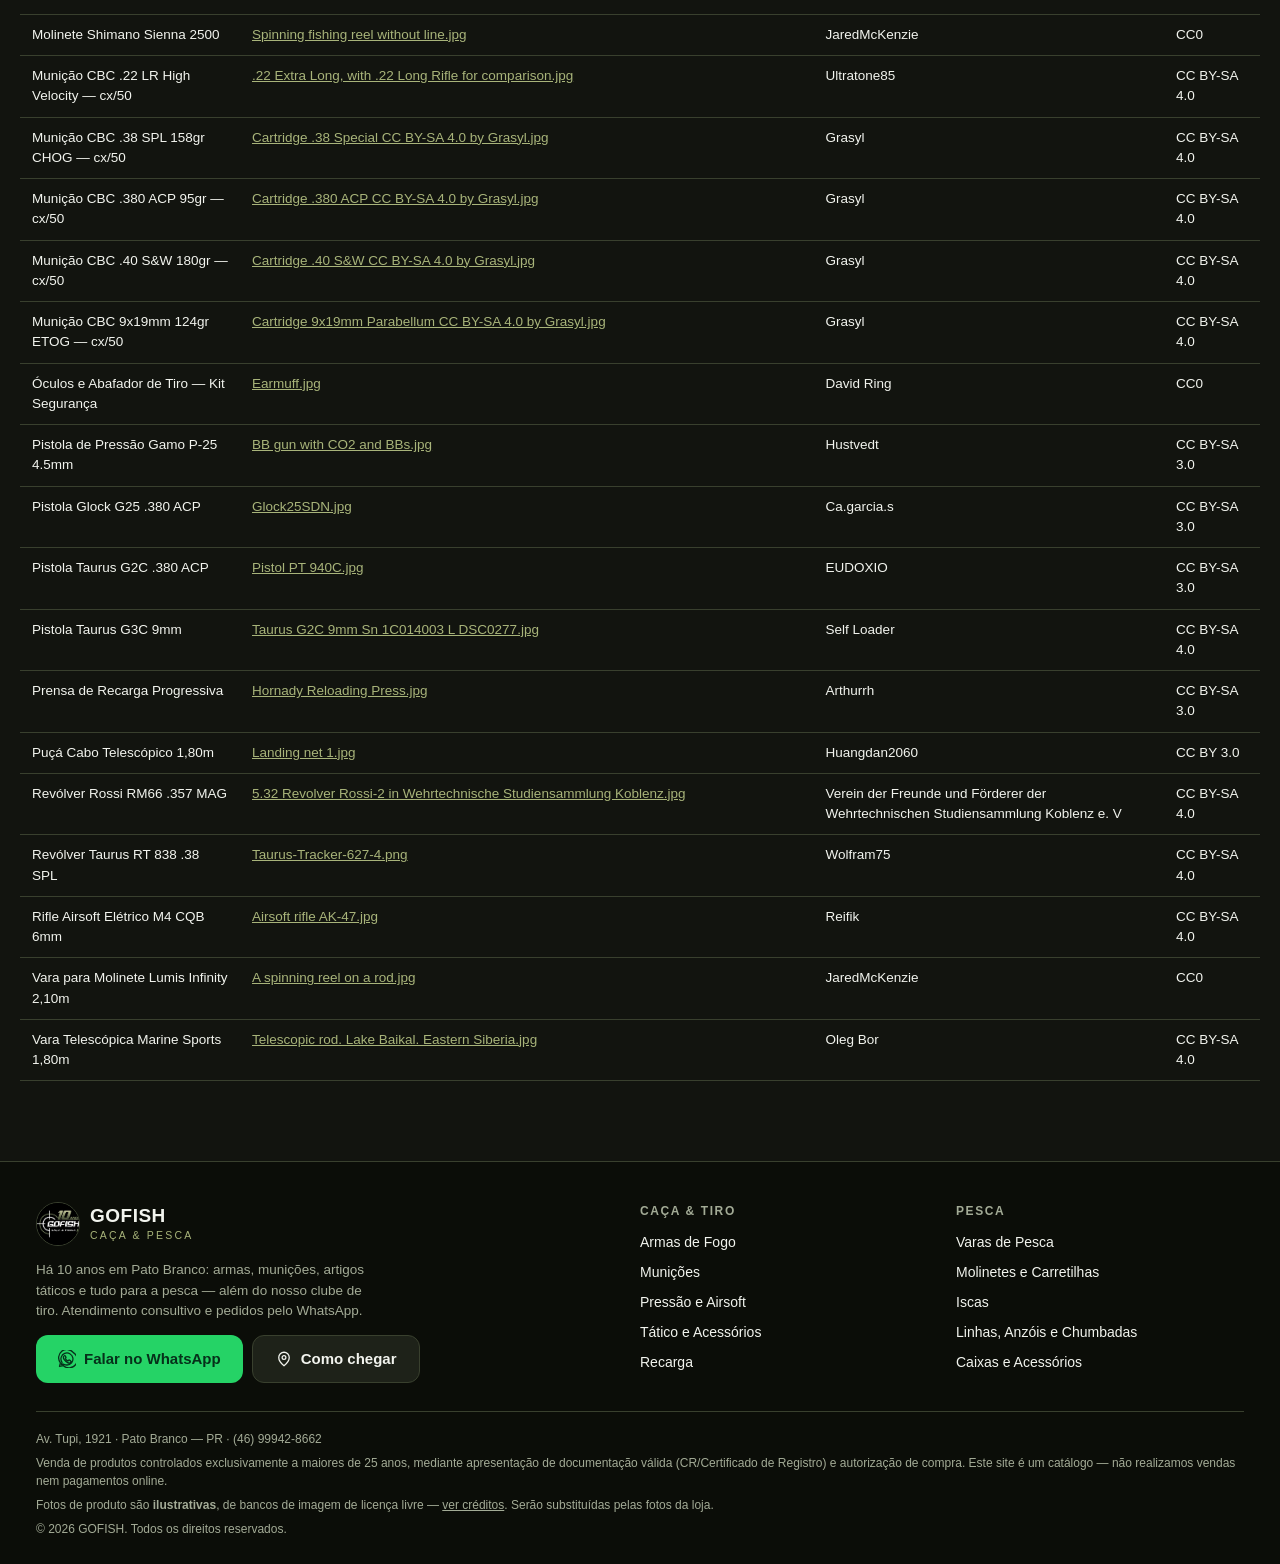
<file: creditos.html>
<!doctype html>
<html lang="pt-BR">
<head>
<meta charset="utf-8">
<meta name="viewport" content="width=device-width,initial-scale=1">
<title>Créditos das imagens — GOFISH</title>
<meta name="robots" content="noindex">
<meta property="og:type" content="website">
<meta property="og:site_name" content="GOFISH Caça &amp; Pesca">
<meta property="og:locale" content="pt_BR">
<meta property="og:title" content="Créditos das imagens — GOFISH Caça & Pesca">
<meta property="og:description" content="Créditos das imagens usadas no catálogo da GOFISH.">
<meta property="og:url" content="https://euwill-maker.github.io/gofish/creditos.html">
<meta property="og:image" content="https://euwill-maker.github.io/gofish/assets/img/og.jpg">
<meta property="og:image:width" content="1200">
<meta property="og:image:height" content="630">
<meta name="twitter:card" content="summary_large_image">
<meta name="twitter:title" content="Créditos das imagens — GOFISH Caça & Pesca">
<meta name="twitter:description" content="Créditos das imagens usadas no catálogo da GOFISH.">
<meta name="twitter:image" content="https://euwill-maker.github.io/gofish/assets/img/og.jpg">
<link rel="canonical" href="https://euwill-maker.github.io/gofish/creditos.html">
<link rel="icon" href="assets/img/favicon.png" type="image/png">
<link rel="stylesheet" href="assets/style.css">
<style>
 .cred{padding:30px 0 60px}
 table{width:100%;border-collapse:collapse;font-size:13.5px;margin-top:18px}
 th,td{text-align:left;padding:10px 12px;border-bottom:1px solid var(--line);vertical-align:top}
 th{font-size:11px;letter-spacing:1.4px;text-transform:uppercase;color:var(--muted)}
 td a{color:var(--accent);text-decoration:underline}
 .tabela-rolagem{overflow-x:auto}
</style>
</head>
<body>
<div id="header-slot"></div>
<div class="wrap cred">
  <div class="section-head">
    <span>Transparência</span>
    <h2>Créditos das imagens</h2>
    <p>As fotos de produto deste catálogo são <strong>ilustrativas</strong> e vêm de bancos de imagem de
       licença livre (Wikimedia Commons). O produto entregue pode diferir da imagem — confirme os detalhes
       com nossa equipe pelo WhatsApp. Serão substituídas pelas fotos oficiais da loja.</p>
  </div>
  <div class="tabela-rolagem">
  <table>
    <thead><tr><th>Produto</th><th>Arquivo</th><th>Autor</th><th>Licença</th></tr></thead>
    <tbody>
      <tr><td>Alicate de Pesca Inox com Corda</td><td><a href="https://commons.wikimedia.org/wiki/File:Long-nosePliers.jpg" target="_blank" rel="noopener">Long-nosePliers.jpg</a></td><td>Raysonho @ Open Grid Scheduler / Grid Engine</td><td>CC0</td></tr>
      <tr><td>Caiaque de Pesca 2,90m com Assento</td><td><a href="https://commons.wikimedia.org/wiki/File:Smart_fishing_kayak_to_catch_fish.jpg" target="_blank" rel="noopener">Smart fishing kayak to catch fish.jpg</a></td><td>fishing kayak</td><td>CC BY-SA 4.0</td></tr>
      <tr><td>Carabina CBC 8022 .22 LR</td><td><a href="https://commons.wikimedia.org/wiki/File:Winchester_121.jpg" target="_blank" rel="noopener">Winchester 121.jpg</a></td><td>KySharpshooter</td><td>CC BY-SA 3.0</td></tr>
      <tr><td>Carabina de Pressão PCP Rossi Outlander 5.5mm</td><td><a href="https://commons.wikimedia.org/wiki/File:Walther_LG_300_AluTech.jpg" target="_blank" rel="noopener">Walther LG 300 AluTech.jpg</a></td><td>Francis Flinch</td><td>Public domain</td></tr>
      <tr><td>Carretilha Perfil Baixo 8 Rolamentos</td><td><a href="https://commons.wikimedia.org/wiki/File:Abu_Garcia_Ambassadeur_baitcasting_reel.jpg" target="_blank" rel="noopener">Abu Garcia Ambassadeur baitcasting reel.jpg</a></td><td>Petey21</td><td>CC0</td></tr>
      <tr><td>Cartela Anzóis Sortidos 100un</td><td><a href="https://commons.wikimedia.org/wiki/File:Fish-hook.JPG" target="_blank" rel="noopener">Fish-hook.JPG</a></td><td>AntanO</td><td>CC BY-SA 4.0</td></tr>
      <tr><td>Cartucho CBC 12 GA Chumbo 36g — cx/25</td><td><a href="https://commons.wikimedia.org/wiki/File:Shotgun_Shell_12-70_Gauge_70mm_No_9.5_2mm_24g_green_transparent.png" target="_blank" rel="noopener">Shotgun Shell 12-70 Gauge 70mm No 9.5 2mm 24g green transparent.png</a></td><td>Grasyl</td><td>CC BY-SA 4.0</td></tr>
      <tr><td>Coldre Kydex Externo Nível 2</td><td><a href="https://commons.wikimedia.org/wiki/File:Pistol_Holster_with_Belt.jpg" target="_blank" rel="noopener">Pistol Holster with Belt.jpg</a></td><td>Unknown authorUnknown author</td><td>Public domain</td></tr>
      <tr><td>Colete Tático Modular MOLLE</td><td><a href="https://commons.wikimedia.org/wiki/File:VOSS,_Verbeterd_Operationeel_Soldaat_Systeem_-_Dutch_Army_STRONG_Programme_(Soldier_Transformation_OnGoing)_-_Tactical_backpack_and_protection_vest.jpg" target="_blank" rel="noopener">VOSS, Verbeterd Operationeel Soldaat Systeem - Dutch Army STRONG Programme (Soldier Transformation OnGoing) - Tactical backpack and protection vest.jpg</a></td><td>Unknown authorUnknown author</td><td>Public domain</td></tr>
      <tr><td>Espingarda Boito Pump 12 GA</td><td><a href="https://commons.wikimedia.org/wiki/File:Maverick_88_pump_action_shotgun.jpg" target="_blank" rel="noopener">Maverick 88 pump action shotgun.jpg</a></td><td>U.S. Bureau of Alcohol, Tobacco, Firearms and Explosives</td><td>Public domain</td></tr>
      <tr><td>Estojo Virgem 9mm — pacote 100un</td><td><a href="https://commons.wikimedia.org/wiki/File:SSA-brass-rifle-cases.png" target="_blank" rel="noopener">SSA-brass-rifle-cases.png</a></td><td>Modernarms</td><td>CC BY-SA 3.0</td></tr>
      <tr><td>Faca Tática Full Tang com Bainha</td><td><a href="https://commons.wikimedia.org/wiki/File:Making_a_knife_sheath_06.jpg" target="_blank" rel="noopener">Making a knife sheath 06.jpg</a></td><td>Jomegat</td><td>CC BY-SA 3.0</td></tr>
      <tr><td>Isca Artificial Meia-Água 11cm</td><td><a href="https://commons.wikimedia.org/wiki/File:4_hooked_fishing_bait_lures_viz_jig_spoonlure_plug_spinnerbait.jpg" target="_blank" rel="noopener">4 hooked fishing bait lures viz jig spoonlure plug spinnerbait.jpg</a></td><td>R. Henrik Nilsson</td><td>CC BY 4.0</td></tr>
      <tr><td>Isca de Superfície Zara 9cm</td><td><a href="https://commons.wikimedia.org/wiki/File:Wobbler_2008_G1.jpg" target="_blank" rel="noopener">Wobbler 2008 G1.jpg</a></td><td>George Chernilevsky</td><td>Public domain</td></tr>
      <tr><td>Kit 10 Iscas Artificiais Sortidas</td><td><a href="https://commons.wikimedia.org/wiki/File:A_Rang_Dynamic_18G_spoon_lure_19_gr.jpg" target="_blank" rel="noopener">A Rang Dynamic 18G spoon lure 19 gr.jpg</a></td><td>R. Henrik Nilsson</td><td>CC BY 4.0</td></tr>
      <tr><td>Kit Chumbadas Oliva 50un</td><td><a href="https://commons.wikimedia.org/wiki/File:84_gr_lead_fishing_sinker_7_by_2_cm.jpg" target="_blank" rel="noopener">84 gr lead fishing sinker 7 by 2 cm.jpg</a></td><td>R. Henrik Nilsson</td><td>CC BY 4.0</td></tr>
      <tr><td>Kit Espoletas Small Pistol — 1000un</td><td><a href="https://commons.wikimedia.org/wiki/File:Pistol_and_shotgun_primers.jpg" target="_blank" rel="noopener">Pistol and shotgun primers.jpg</a></td><td>—</td><td>CC BY-SA 3.0</td></tr>
      <tr><td>Lanterna Tática 1200 Lumens Recarregável</td><td><a href="https://commons.wikimedia.org/wiki/File:LED_LENSER_T7M_LED_flashlight.png" target="_blank" rel="noopener">LED LENSER T7M LED flashlight.png</a></td><td>Lucasbosch</td><td>CC BY-SA 3.0</td></tr>
      <tr><td>Linha Multifilamento 0,30mm 300m</td><td><a href="https://commons.wikimedia.org/wiki/File:Fishing_lines_2025_G1.jpg" target="_blank" rel="noopener">Fishing lines 2025 G1.jpg</a></td><td>George Chernilevsky</td><td>CC BY 4.0</td></tr>
      <tr><td>Mochila Tática 40L Impermeável</td><td><a href="https://commons.wikimedia.org/wiki/File:Excursion,_hiking_boots,_breech,_hat,_backpack,_view,_rock_Fortepan_83977.jpg" target="_blank" rel="noopener">Excursion, hiking boots, breech, hat, backpack, view, rock Fortepan 83977.jpg</a></td><td>FOTO:Fortepan — ID 83977: Adományozó/Donor: Ebner.</td><td>CC BY-SA 3.0</td></tr>
      <tr><td>Molinete Marine Sports Nautika 4000</td><td><a href="https://commons.wikimedia.org/wiki/File:Fishing_reel_2025_G1.jpg" target="_blank" rel="noopener">Fishing reel 2025 G1.jpg</a></td><td>George Chernilevsky</td><td>CC BY 4.0</td></tr>
      <tr><td>Molinete Shimano Sienna 2500</td><td><a href="https://commons.wikimedia.org/wiki/File:Spinning_fishing_reel_without_line.jpg" target="_blank" rel="noopener">Spinning fishing reel without line.jpg</a></td><td>JaredMcKenzie</td><td>CC0</td></tr>
      <tr><td>Munição CBC .22 LR High Velocity — cx/50</td><td><a href="https://commons.wikimedia.org/wiki/File:.22_Extra_Long,_with_.22_Long_Rifle_for_comparison.jpg" target="_blank" rel="noopener">.22 Extra Long, with .22 Long Rifle for comparison.jpg</a></td><td>Ultratone85</td><td>CC BY-SA 4.0</td></tr>
      <tr><td>Munição CBC .38 SPL 158gr CHOG — cx/50</td><td><a href="https://commons.wikimedia.org/wiki/File:Cartridge_.38_Special_CC_BY-SA_4.0_by_Grasyl.jpg" target="_blank" rel="noopener">Cartridge .38 Special CC BY-SA 4.0 by Grasyl.jpg</a></td><td>Grasyl</td><td>CC BY-SA 4.0</td></tr>
      <tr><td>Munição CBC .380 ACP 95gr — cx/50</td><td><a href="https://commons.wikimedia.org/wiki/File:Cartridge_.380_ACP_CC_BY-SA_4.0_by_Grasyl.jpg" target="_blank" rel="noopener">Cartridge .380 ACP CC BY-SA 4.0 by Grasyl.jpg</a></td><td>Grasyl</td><td>CC BY-SA 4.0</td></tr>
      <tr><td>Munição CBC .40 S&W 180gr — cx/50</td><td><a href="https://commons.wikimedia.org/wiki/File:Cartridge_.40_S%26W_CC_BY-SA_4.0_by_Grasyl.jpg" target="_blank" rel="noopener">Cartridge .40 S&W CC BY-SA 4.0 by Grasyl.jpg</a></td><td>Grasyl</td><td>CC BY-SA 4.0</td></tr>
      <tr><td>Munição CBC 9x19mm 124gr ETOG — cx/50</td><td><a href="https://commons.wikimedia.org/wiki/File:Cartridge_9x19mm_Parabellum_CC_BY-SA_4.0_by_Grasyl.jpg" target="_blank" rel="noopener">Cartridge 9x19mm Parabellum CC BY-SA 4.0 by Grasyl.jpg</a></td><td>Grasyl</td><td>CC BY-SA 4.0</td></tr>
      <tr><td>Óculos e Abafador de Tiro — Kit Segurança</td><td><a href="https://commons.wikimedia.org/wiki/File:Earmuff.jpg" target="_blank" rel="noopener">Earmuff.jpg</a></td><td>David Ring</td><td>CC0</td></tr>
      <tr><td>Pistola de Pressão Gamo P-25 4.5mm</td><td><a href="https://commons.wikimedia.org/wiki/File:BB_gun_with_CO2_and_BBs.jpg" target="_blank" rel="noopener">BB gun with CO2 and BBs.jpg</a></td><td>Hustvedt</td><td>CC BY-SA 3.0</td></tr>
      <tr><td>Pistola Glock G25 .380 ACP</td><td><a href="https://commons.wikimedia.org/wiki/File:Glock25SDN.jpg" target="_blank" rel="noopener">Glock25SDN.jpg</a></td><td>Ca.garcia.s</td><td>CC BY-SA 3.0</td></tr>
      <tr><td>Pistola Taurus G2C .380 ACP</td><td><a href="https://commons.wikimedia.org/wiki/File:Pistol_PT_940C.jpg" target="_blank" rel="noopener">Pistol PT 940C.jpg</a></td><td>EUDOXIO</td><td>CC BY-SA 3.0</td></tr>
      <tr><td>Pistola Taurus G3C 9mm</td><td><a href="https://commons.wikimedia.org/wiki/File:Taurus_G2C_9mm_Sn_1C014003_L_DSC0277.jpg" target="_blank" rel="noopener">Taurus G2C 9mm Sn 1C014003 L DSC0277.jpg</a></td><td>Self Loader</td><td>CC BY-SA 4.0</td></tr>
      <tr><td>Prensa de Recarga Progressiva</td><td><a href="https://commons.wikimedia.org/wiki/File:Hornady_Reloading_Press.jpg" target="_blank" rel="noopener">Hornady Reloading Press.jpg</a></td><td>Arthurrh</td><td>CC BY-SA 3.0</td></tr>
      <tr><td>Puçá Cabo Telescópico 1,80m</td><td><a href="https://commons.wikimedia.org/wiki/File:Landing_net_1.jpg" target="_blank" rel="noopener">Landing net 1.jpg</a></td><td>Huangdan2060</td><td>CC BY 3.0</td></tr>
      <tr><td>Revólver Rossi RM66 .357 MAG</td><td><a href="https://commons.wikimedia.org/wiki/File:5.32_Revolver_Rossi-2_in_Wehrtechnische_Studiensammlung_Koblenz.jpg" target="_blank" rel="noopener">5.32 Revolver Rossi-2 in Wehrtechnische Studiensammlung Koblenz.jpg</a></td><td>Verein der Freunde und Förderer der Wehrtechnischen Studiensammlung Koblenz e. V</td><td>CC BY-SA 4.0</td></tr>
      <tr><td>Revólver Taurus RT 838 .38 SPL</td><td><a href="https://commons.wikimedia.org/wiki/File:Taurus-Tracker-627-4.png" target="_blank" rel="noopener">Taurus-Tracker-627-4.png</a></td><td>Wolfram75</td><td>CC BY-SA 4.0</td></tr>
      <tr><td>Rifle Airsoft Elétrico M4 CQB 6mm</td><td><a href="https://commons.wikimedia.org/wiki/File:Airsoft_rifle_AK-47.jpg" target="_blank" rel="noopener">Airsoft rifle AK-47.jpg</a></td><td>Reifik</td><td>CC BY-SA 4.0</td></tr>
      <tr><td>Vara para Molinete Lumis Infinity 2,10m</td><td><a href="https://commons.wikimedia.org/wiki/File:A_spinning_reel_on_a_rod.jpg" target="_blank" rel="noopener">A spinning reel on a rod.jpg</a></td><td>JaredMcKenzie</td><td>CC0</td></tr>
      <tr><td>Vara Telescópica Marine Sports 1,80m</td><td><a href="https://commons.wikimedia.org/wiki/File:Telescopic_rod._Lake_Baikal._Eastern_Siberia.jpg" target="_blank" rel="noopener">Telescopic rod. Lake Baikal. Eastern Siberia.jpg</a></td><td>Oleg Bor</td><td>CC BY-SA 4.0</td></tr>
    </tbody>
  </table>
  </div>
</div>
<div id="footer-slot"></div>
<script src="assets/products.js"></script>
<script src="assets/app.js"></script>
</body>
</html>
</file>
<file: assets/style.css>
/* ===== GO FISHING — estilos ===== */
:root{
  --bg:#12140f;
  --bg-2:#181b13;
  --surface:#1e2219;
  --surface-2:#272c20;
  --line:#39402e;
  --text:#f2f4ee;
  --muted:#a3ab96;
  --accent:#a8b47a;
  --accent-d:#8c9a63;
  --accent-ink:#14170f;
  --green:#9eb06f;
  --wa:#25d366;
  --danger:#e5484d;
  --radius:14px;
  --shadow:0 10px 30px rgba(0,0,0,.45);
  --max:1240px;
}
*{box-sizing:border-box}
html{scroll-behavior:smooth;overflow-x:clip}
body{overflow-x:clip}
body{
  margin:0;background:var(--bg);color:var(--text);
  font-family:-apple-system,BlinkMacSystemFont,'Segoe UI',Roboto,Helvetica,Arial,sans-serif;
  line-height:1.5;-webkit-font-smoothing:antialiased;
}
img{max-width:100%;display:block}
a{color:inherit;text-decoration:none}
button{font:inherit;cursor:pointer;border:0;background:none;color:inherit}
input,select{font:inherit}
.wrap{width:100%;max-width:var(--max);margin:0 auto;padding:0 16px}
.sr{position:absolute;width:1px;height:1px;overflow:hidden;clip:rect(0 0 0 0)}

/* ---- Topbar ---- */
.topbar{background:#0b0d08;color:var(--muted);font-size:12.5px;border-bottom:1px solid var(--line)}
.topbar .wrap{display:flex;gap:16px;align-items:center;justify-content:center;min-height:36px;flex-wrap:wrap}
.so-desktop{display:none}
.topbar strong{color:var(--text)}
.topbar a{display:inline-flex;align-items:center;gap:6px}
.topbar a:hover{color:var(--accent)}

/* ---- Header ---- */
.header{position:sticky;top:0;z-index:60;background:rgba(18,20,15,.96);backdrop-filter:blur(10px);border-bottom:1px solid var(--line)}
.header-main{display:flex;align-items:center;gap:10px;min-height:62px;flex-wrap:wrap;padding-bottom:10px}
.logo{display:flex;align-items:center;gap:10px;flex-shrink:0}
.logo-mark{width:44px;height:44px;border-radius:50%;overflow:hidden;flex-shrink:0;background:#000;border:1px solid var(--line)}
.logo-mark img{width:100%;height:100%;object-fit:cover;transform:scale(1.28)}
.logo-txt{line-height:1.05}
.logo-txt b{display:block;font-size:19px;letter-spacing:.5px;text-transform:uppercase}
.logo-txt span{font-size:10.5px;letter-spacing:2.2px;color:var(--accent);text-transform:uppercase}
.search{position:relative;display:block;order:3;width:100%;flex:1 0 100%}
.search input{width:100%;height:46px;border-radius:999px;background:var(--surface);border:1px solid var(--line);color:var(--text);padding:0 44px 0 18px;outline:none}
.search input:focus{border-color:var(--accent)}
.search button{position:absolute;right:4px;top:4px;width:34px;height:34px;border-radius:50%;display:grid;place-items:center;color:var(--muted)}
.header-actions{display:flex;align-items:center;gap:8px;margin-left:auto}
.icon-btn{width:44px;height:44px;border-radius:12px;display:grid;place-items:center;position:relative;border:1px solid transparent}
.icon-btn:hover{background:var(--surface);border-color:var(--line)}
.badge{position:absolute;top:4px;right:4px;min-width:18px;height:18px;border-radius:9px;background:var(--accent);color:var(--accent-ink);font-size:11px;font-weight:700;display:grid;place-items:center;padding:0 5px}
.badge[hidden]{display:none}
.menu-toggle{display:grid}

/* ---- Nav ---- */
.nav{border-top:1px solid var(--line);background:var(--bg-2);display:none}
.nav.open{display:block}
.nav .wrap{overflow-x:auto;scrollbar-width:none}
.nav .wrap::-webkit-scrollbar{display:none}
.nav ul{list-style:none;margin:0;padding:6px 0}
.nav a{display:block;padding:12px 16px;font-size:14.5px;font-weight:500;border-bottom:1px solid rgba(255,255,255,.04)}
.nav a:hover{color:var(--accent)}
.nav .nav-tag{font-size:10px;letter-spacing:1.5px;text-transform:uppercase;color:var(--muted);padding:14px 16px 4px}

/* ---- Botões ---- */
.btn{display:inline-flex;white-space:nowrap;align-items:center;justify-content:center;gap:8px;height:48px;padding:0 22px;border-radius:12px;font-weight:700;font-size:15px;transition:.15s;text-align:center}
.btn-primary{background:var(--accent);color:var(--accent-ink)}
.btn-primary:hover{background:var(--accent-d);color:var(--accent-ink)}
.btn-wa{background:var(--wa);color:#06301a}
.btn-wa:hover{background:#1eb85a;color:#06301a}
.btn-ghost{border:1px solid var(--line);background:var(--surface)}
.btn-ghost:hover{border-color:var(--accent);color:var(--accent)}
.btn-block{width:100%}
.btn:disabled{opacity:.45;cursor:not-allowed}

/* ---- Hero ---- */
.hero{position:relative;overflow:hidden;border-bottom:1px solid var(--line);background:var(--bg-2)}
.hero-bg{position:absolute;inset:0;background-image:url('img/hero.webp');background-size:cover;background-position:28% center}
.hero-bg::after{content:'';position:absolute;inset:0;background:
  linear-gradient(to bottom,rgba(18,20,15,.55),rgba(18,20,15,.3) 38%,rgba(18,20,15,.93))}
.hero .wrap{position:relative;z-index:1;padding:38px 16px 42px}
.hero-tag{display:inline-flex;align-items:center;gap:8px;font-size:11px;letter-spacing:2px;text-transform:uppercase;color:var(--accent);border:1px solid rgba(168,180,122,.35);background:rgba(168,180,122,.08);padding:6px 14px;border-radius:999px}
.hero h1{font-size:clamp(30px,7.5vw,54px);line-height:1.05;margin:18px 0 14px;letter-spacing:-.5px}
.hero h1 em{font-style:normal;color:var(--accent)}
.hero p{color:#cdd4c2;font-size:16px;max-width:560px;margin:0 0 26px}
.hero-cta{display:flex;flex-direction:column;gap:10px;max-width:420px}
.hero-cta .btn{flex:0 0 auto}
.hero-stats{display:flex;gap:22px;margin-top:34px;flex-wrap:wrap}
.hero-stats div b{display:block;font-size:22px;color:var(--accent)}
.hero-stats div span{font-size:12px;color:var(--muted)}

/* ---- Selos ---- */
.selos{background:var(--surface);border-bottom:1px solid var(--line)}
.selos .wrap{display:grid;grid-template-columns:1fr;gap:2px;padding:0}
.selo{display:flex;gap:12px;align-items:center;padding:18px 16px;border-bottom:1px solid var(--line)}
.selo:last-child{border-bottom:0}
.selo svg{flex-shrink:0;color:var(--accent)}
.selo b{display:block;font-size:14px}
.selo span{font-size:12.5px;color:var(--muted)}

/* ---- Seções ---- */
.section{padding:40px 0}
.section-head{margin-bottom:18px}
.section-head span{font-size:11px;letter-spacing:2px;text-transform:uppercase;color:var(--accent);font-weight:700}
.section-head h2{font-size:clamp(22px,5vw,34px);margin:6px 0 4px;letter-spacing:-.3px}
.section-head p{color:var(--muted);margin:0;font-size:15px}
.section-head .link{color:var(--accent);font-weight:600;font-size:14px}

/* ---- Grade de categorias ---- */
.cats{display:grid;grid-template-columns:repeat(2,1fr);gap:12px}
.cat{background:var(--surface);border:1px solid var(--line);border-radius:var(--radius);padding:15px 13px;transition:.15s;display:flex;flex-direction:column;gap:8px;min-height:112px}
.cat:hover{border-color:var(--accent);transform:translateY(-3px)}
.cat .cat-ico{width:42px;height:42px;border-radius:11px;background:var(--surface-2);display:grid;place-items:center;color:var(--accent)}
.cat b{font-size:14.5px;line-height:1.25}
.cat span{font-size:12px;color:var(--muted);margin-top:auto}

/* ---- Cards de produto ---- */
.grid-produtos{display:grid;grid-template-columns:repeat(2,1fr);gap:10px}
.card{background:var(--surface);border:1px solid var(--line);border-radius:var(--radius);overflow:hidden;display:flex;flex-direction:column;transition:.15s;position:relative}
.card:hover{border-color:var(--accent);transform:translateY(-3px);box-shadow:var(--shadow)}
.card-img{position:relative;aspect-ratio:1/1;background:#f4f5f0;cursor:pointer;overflow:hidden}
.card-img img{width:100%;height:100%;object-fit:cover}
.tarja{position:absolute;top:8px;left:8px;background:rgba(229,72,77,.92);color:#fff;font-size:9.5px;font-weight:800;letter-spacing:.6px;text-transform:uppercase;padding:4px 8px;border-radius:6px}
.selo-ilustrativa{position:absolute;bottom:6px;right:6px;background:rgba(0,0,0,.62);color:#dfe5d4;font-size:9px;letter-spacing:.4px;padding:3px 7px;border-radius:5px;text-transform:uppercase}
.modal-img{position:relative}
.tag-novo{position:absolute;top:8px;right:8px;background:var(--accent);color:var(--accent-ink);font-size:9.5px;font-weight:800;letter-spacing:.6px;text-transform:uppercase;padding:4px 8px;border-radius:6px}
.card-body{padding:11px 11px 12px;display:flex;flex-direction:column;gap:6px;flex:1}
.card-marca{font-size:10.5px;letter-spacing:1.2px;text-transform:uppercase;color:var(--muted)}
.card-nome{font-size:13px;min-height:35px;font-weight:600;line-height:1.35;cursor:pointer;display:-webkit-box;-webkit-line-clamp:2;-webkit-box-orient:vertical;overflow:hidden}
.card-nome:hover{color:var(--accent)}
.card-preco{margin-top:auto;padding-top:2px}
.card-preco b{font-size:17px;display:block;letter-spacing:-.4px;line-height:1.2}
.card-preco small{font-size:11.5px;color:var(--green);font-weight:600}
.card-preco .consulta{font-size:15px;color:var(--muted);font-weight:600}
.card .btn{height:46px;font-size:13.5px;border-radius:10px;margin-top:2px}

/* ---- Blocos duplos ---- */
.duplo{display:grid;grid-template-columns:1fr;gap:14px}
.bloco{position:relative;border-radius:var(--radius);overflow:hidden;padding:30px 22px;min-height:210px;display:flex;flex-direction:column;justify-content:flex-end;border:1px solid var(--line)}
.bloco.tiro{background:linear-gradient(160deg,#2b2a1c,#181b13 65%)}
.bloco.pesca{background:linear-gradient(160deg,#17282a,#181b13 65%)}
.bloco h3{font-size:24px;margin:0 0 6px}
.bloco p{color:var(--muted);font-size:14px;margin:0 0 16px;max-width:340px}
.bloco .btn{align-self:flex-start}

/* ---- Sobre / contato ---- */
.sobre{display:grid;gap:22px}
.sobre ul{list-style:none;padding:0;margin:18px 0 0;display:grid;gap:12px}
.sobre li{display:flex;gap:12px;align-items:flex-start;font-size:14.5px}
.sobre li svg{color:var(--accent);flex-shrink:0;margin-top:2px}
.sobre li span{color:var(--muted);display:block;font-size:12.5px}
.mapa{border-radius:var(--radius);overflow:hidden;border:1px solid var(--line);min-height:260px;background:var(--surface)}
.mapa iframe{width:100%;height:100%;min-height:260px;border:0;filter:grayscale(.3) contrast(1.05)}

/* ---- Aviso legal ---- */
.aviso-legal{background:rgba(229,72,77,.08);border:1px solid rgba(229,72,77,.3);border-radius:var(--radius);padding:16px;display:flex;gap:12px;font-size:13px;color:#f6c6c8}
.aviso-legal svg{flex-shrink:0;color:var(--danger)}
.aviso-legal b{color:#fff;display:block;margin-bottom:3px}

/* ---- Rodapé ---- */
.footer{background:#0b0d08;border-top:1px solid var(--line);padding:40px 0 26px;margin-top:20px}
.footer-grid{display:grid;gap:28px}
.footer h4{font-size:12px;letter-spacing:1.6px;text-transform:uppercase;color:var(--muted);margin:0 0 12px}
.footer ul{list-style:none;padding:0;margin:0;display:grid;gap:9px;font-size:14px}
.footer a:hover{color:var(--accent)}
.footer-bottom{border-top:1px solid var(--line);margin-top:28px;padding-top:18px;font-size:12px;color:var(--muted);display:grid;gap:6px}

/* ---- Drawer do carrinho ---- */
.overlay{position:fixed;inset:0;background:rgba(0,0,0,.6);z-index:80;opacity:0;pointer-events:none;transition:.2s}
.overlay.show{opacity:1;pointer-events:auto}
.drawer{position:fixed;top:0;right:0;bottom:0;width:min(420px,100%);background:var(--bg-2);z-index:90;display:flex;flex-direction:column;transform:translateX(102%);transition:transform .25s ease}
.drawer.open{transform:none}
.drawer-head{display:flex;align-items:center;justify-content:space-between;padding:18px 16px;border-bottom:1px solid var(--line)}
.drawer-head h3{margin:0;font-size:17px}
.drawer-body{flex:1;overflow-y:auto;padding:16px;display:flex;flex-direction:column;gap:12px}
.drawer-foot{border-top:1px solid var(--line);padding:16px;display:grid;gap:12px;background:var(--surface)}
.drawer-foot input{width:100%;height:46px;border-radius:10px;background:var(--bg-2);border:1px solid var(--line);color:var(--text);padding:0 14px;outline:none}
.drawer-foot input:focus{border-color:var(--accent)}
.total-row{display:flex;justify-content:space-between;align-items:baseline;font-size:15px}
.total-row b{font-size:24px;color:var(--accent)}
.item{display:grid;grid-template-columns:66px 1fr auto;gap:11px;background:var(--surface);border:1px solid var(--line);border-radius:12px;padding:10px}
.item img{width:66px;height:66px;object-fit:cover;border-radius:8px;background:var(--surface-2)}
.item-nome{font-size:13px;font-weight:600;line-height:1.3}
.item-preco{font-size:13px;color:var(--accent);font-weight:700;margin-top:4px}
.qtd{display:inline-flex;align-items:center;border:1px solid var(--line);border-radius:9px;overflow:hidden;margin-top:6px}
.qtd button{width:30px;height:30px;display:grid;place-items:center;font-size:16px;color:var(--muted)}
.qtd button:hover{background:var(--surface-2);color:var(--accent)}
.qtd span{min-width:28px;text-align:center;font-size:13.5px;font-weight:700}
.item-del{color:var(--muted);align-self:flex-start;padding:4px}
.item-del:hover{color:var(--danger)}
.vazio{text-align:center;color:var(--muted);padding:50px 20px;display:grid;gap:12px;place-items:center}

/* ---- Catálogo ---- */
.catalogo{display:grid;grid-template-columns:1fr;gap:22px;padding:22px 0 50px}
.catalogo>main{min-width:0}
.filtros{background:var(--surface);border:1px solid var(--line);border-radius:18px 18px 0 0;padding:16px;align-self:start;
  position:fixed;left:0;right:0;bottom:0;top:auto;z-index:95;max-height:84vh;overflow-y:auto;
  transform:translateY(101%);transition:transform .25s ease;padding-bottom:86px}
.filtros.aberto{transform:none}
.filtros-titulo{display:flex;align-items:center;justify-content:space-between;margin:-4px 0 14px}
.filtros-titulo h3{margin:0;font-size:17px}
.filtros-aplicar{position:fixed;left:0;right:0;bottom:0;padding:12px 16px calc(12px + env(safe-area-inset-bottom));
  background:var(--surface);border-top:1px solid var(--line);z-index:96;display:none}
.filtros.aberto ~ .filtros-aplicar{display:block}
.filtros h4{font-size:11px;letter-spacing:1.6px;text-transform:uppercase;color:var(--muted);margin:0 0 10px}
.filtro-grupo{border-bottom:1px solid var(--line);padding-bottom:14px;margin-bottom:14px}
.filtro-grupo:last-child{border:0;margin:0;padding:0}
.chk{display:flex;align-items:center;gap:9px;padding:6px 0;font-size:13.5px;cursor:pointer}
.chk input{width:17px;height:17px;accent-color:var(--accent)}
.chk:hover{color:var(--accent)}
.cat-link{display:flex;justify-content:space-between;align-items:center;padding:8px 0;font-size:14px;cursor:pointer;border-bottom:1px solid rgba(255,255,255,.04)}
.cat-link.ativo{color:var(--accent);font-weight:700}
.cat-link small{color:var(--muted);font-size:11.5px}
.cat-sub{padding-left:12px;font-size:13px;color:var(--muted)}
.cat-sub.ativo{color:var(--accent)}
.toolbar{display:grid;grid-template-columns:1fr 1fr;gap:10px;align-items:center;margin-bottom:12px}
.toolbar .count{grid-column:1/-1;order:-1}
.toolbar .count{font-size:13px;color:var(--muted);margin-bottom:-2px}
.toolbar select{height:46px;width:100%;border-radius:10px;background:var(--surface);border:1px solid var(--line);color:var(--text);padding:0 12px;outline:none}
.filtros-toggle{display:flex;height:46px;width:100%}
.atalhos{display:flex;gap:8px;overflow-x:auto;padding-bottom:10px;margin-bottom:6px;scrollbar-width:none}
.atalhos::-webkit-scrollbar{display:none}
.atalho{flex-shrink:0;padding:9px 15px;border-radius:999px;background:var(--surface);border:1px solid var(--line);
  font-size:13px;font-weight:600;white-space:nowrap}
.atalho.ativo{background:var(--accent);color:var(--accent-ink);border-color:var(--accent)}
.chips{display:flex;gap:8px;flex-wrap:wrap;margin-bottom:14px}
.chip{display:inline-flex;align-items:center;gap:7px;background:var(--surface-2);border:1px solid var(--line);border-radius:999px;padding:6px 12px;font-size:12.5px}
.chip button{color:var(--muted);font-size:15px;line-height:1}
.chip button:hover{color:var(--danger)}

/* ---- Modal do produto ---- */
.modal{position:fixed;inset:0;z-index:100;display:none;align-items:flex-end;justify-content:center}
.modal.open{display:flex}
.modal-card{position:relative;background:var(--bg-2);width:min(880px,100%);max-height:92vh;overflow-y:auto;border-radius:18px 18px 0 0;border:1px solid var(--line)}
.modal-close{position:absolute;top:12px;right:12px;width:38px;height:38px;border-radius:50%;background:rgba(0,0,0,.5);display:grid;place-items:center;z-index:2}
.modal-grid{display:grid;grid-template-columns:1fr}
.modal-grid>*{min-width:0}
.miniaturas{max-width:100%}
.modal-img{height:min(44vh,360px);background:#f4f5f0}
.modal-img img{width:100%;height:100%;object-fit:contain}
.modal-galeria{display:flex;flex-direction:column;gap:8px;padding:0}
.miniaturas{display:flex;gap:8px;padding:0 14px 4px;overflow-x:auto}
.mini{width:56px;height:56px;border-radius:9px;overflow:hidden;border:2px solid var(--line);flex-shrink:0;background:#f4f5f0}
.mini.ativa{border-color:var(--accent)}
.mini img{width:100%;height:100%;object-fit:cover}
.modal-info{padding:18px 16px 14px;display:flex;flex-direction:column;gap:12px}
.modal-acoes{position:sticky;bottom:0;background:var(--bg-2);padding:12px 0 calc(10px + env(safe-area-inset-bottom));
  display:grid;gap:9px;margin-top:4px;box-shadow:0 -14px 20px -12px rgba(0,0,0,.65)}
.modal-info h3{margin:0;font-size:21px;line-height:1.25}
.modal-preco b{font-size:30px;letter-spacing:-.8px}
.modal-specs{display:grid;gap:8px;font-size:13.5px;border-top:1px solid var(--line);padding-top:14px}
.modal-specs div{display:flex;justify-content:space-between;gap:10px}
.modal-specs span{color:var(--muted)}

/* ---- WhatsApp flutuante ---- */
.barra-pedido{position:fixed;left:10px;right:10px;bottom:10px;z-index:75;display:flex;align-items:center;
  justify-content:space-between;gap:12px;height:60px;padding:0 18px;border-radius:14px;background:var(--accent);
  color:var(--accent-ink);box-shadow:0 10px 30px rgba(0,0,0,.5);font-weight:700}
.barra-pedido[hidden]{display:none}
.barra-info{display:flex;flex-direction:column;align-items:flex-start;line-height:1.15}
.barra-info b{font-size:15px}
.barra-info span{font-size:12.5px;opacity:.75;font-weight:600}
.barra-cta{display:inline-flex;align-items:center;gap:4px;font-size:15px}
body.com-barra{padding-bottom:78px}
body.com-barra .wa-float{bottom:84px}
.wa-float{position:fixed;right:12px;bottom:12px;width:50px;height:50px;border-radius:50%;background:var(--wa);display:grid;place-items:center;z-index:70;box-shadow:0 8px 24px rgba(37,211,102,.35)}
.wa-float:hover{transform:scale(1.06)}

/* ===== DESKTOP ===== */
@media(min-width:640px){
  .cats{grid-template-columns:repeat(3,1fr)}
  .grid-produtos{grid-template-columns:repeat(3,1fr)}
  .hero-cta{flex-direction:row;max-width:none;flex-wrap:wrap}
  .selos .wrap{grid-template-columns:repeat(3,1fr)}
  .selo{border-bottom:0;border-right:1px solid var(--line)}
  .selo:last-child{border-right:0}
  .duplo{grid-template-columns:1fr 1fr}
  .footer-grid{grid-template-columns:2fr 1fr 1fr}
  .modal{align-items:center}
  .modal-card{border-radius:18px}
  .modal-grid{grid-template-columns:1fr 1fr}
  .modal-img{height:auto;aspect-ratio:1/1;min-height:0}
  .modal-acoes{position:static;box-shadow:none;padding:4px 0 0}
  .modal-galeria{padding:14px 0 14px 14px}
  .miniaturas{padding:0}
}
@media(min-width:900px){
  .so-desktop{display:inline}
  .topbar .wrap{justify-content:space-between}
  .header-main{flex-wrap:nowrap;padding-bottom:0;min-height:66px}
  .search{order:0;width:auto;flex:1;max-width:440px;margin:0 14px}
  .barra-pedido{display:none}
  .wa-float{right:16px;bottom:16px;width:56px;height:56px}
  body.com-barra{padding-bottom:0}
  body.com-barra .wa-float{bottom:16px}
  .filtros{position:static;transform:none;max-height:none;overflow:visible;border-radius:var(--radius);padding-bottom:16px;z-index:auto}
  .filtros-titulo{display:none}
  .filtros-aplicar{display:none!important}
  .atalhos{display:none}
  .toolbar{display:flex;justify-content:space-between}
  .toolbar .count{order:0}
  .toolbar select{width:auto}
  .section{padding:52px 0}
  .menu-toggle{display:none}
  .nav{display:block}
  .nav .wrap{display:flex;align-items:center}
  .nav ul{display:flex;padding:0;width:100%;gap:2px}
  .nav a{border:0;padding:13px 11px;font-size:13px;white-space:nowrap}
  .nav .nav-tag{display:none}
  .cats{grid-template-columns:repeat(5,1fr)}
  .grid-produtos{grid-template-columns:repeat(4,1fr)}
  .catalogo{grid-template-columns:262px 1fr}
  .filtros-toggle{display:none}
  .filtros{display:block!important}
  .sobre{grid-template-columns:1fr 1fr;align-items:center}
  .hero .wrap{padding:76px 16px 84px}
  .hero-bg{background-position:center}
  .hero-bg::after{background:
    linear-gradient(to right,rgba(18,20,15,.88),rgba(18,20,15,.5) 50%,rgba(18,20,15,.32)),
    linear-gradient(to bottom,rgba(18,20,15,.45),rgba(18,20,15,.15) 40%,rgba(18,20,15,.9))}
}


/* ===== Melhorias (compartilhar, relacionados, clube, status) ===== */
.status-loja{display:inline-flex;align-items:center;gap:6px;font-weight:600;color:var(--muted)}
.status-loja::before{content:'';width:7px;height:7px;border-radius:50%;background:#7d8a72}
.status-loja.aberto{color:#9ed17f}
.status-loja.aberto::before{background:#4ade80;box-shadow:0 0 0 3px rgba(74,222,128,.18)}

.link-compartilhar{display:inline-flex;align-items:center;gap:6px;align-self:flex-start;
  font-size:12.5px;color:var(--muted);padding:8px 0;text-decoration:underline;text-underline-offset:3px}
.link-compartilhar:hover{color:var(--accent)}

.relacionados{border-top:1px solid var(--line);padding-top:14px}
.relacionados h4{margin:0 0 10px;font-size:11px;letter-spacing:1.5px;text-transform:uppercase;color:var(--muted)}
.relacionados-lista{display:flex;gap:10px;overflow-x:auto;padding-bottom:6px;scrollbar-width:none}
.relacionados-lista::-webkit-scrollbar{display:none}
.relacionado{width:112px;flex-shrink:0;text-align:left;display:flex;flex-direction:column;gap:5px}
.relacionado img{width:112px;height:112px;object-fit:cover;border-radius:10px;background:#f4f5f0;border:1px solid var(--line)}
.relacionado span{font-size:11.5px;line-height:1.3;color:var(--text);display:-webkit-box;-webkit-line-clamp:2;-webkit-box-orient:vertical;overflow:hidden}
.relacionado b{font-size:12.5px;color:var(--accent)}
.relacionado:hover span{color:var(--accent)}

.clube{position:relative;overflow:hidden;border:1px solid var(--line);border-radius:var(--radius);
  background:linear-gradient(150deg,#232a19,#161a12 70%);padding:26px 20px}
.clube-tag{display:inline-flex;align-items:center;gap:7px;font-size:10.5px;letter-spacing:1.8px;text-transform:uppercase;
  color:var(--accent);border:1px solid rgba(168,180,122,.3);padding:5px 12px;border-radius:999px}
.clube h2{font-size:clamp(22px,5vw,30px);margin:14px 0 10px;letter-spacing:-.3px}
.clube p{color:var(--muted);font-size:15px;margin:0 0 18px;max-width:520px}
.clube ul{list-style:none;padding:0;margin:0 0 22px;display:grid;gap:10px}
.clube li{display:flex;gap:10px;align-items:flex-start;font-size:14px}
.clube li svg{color:var(--accent);flex-shrink:0;margin-top:2px}
.clube .btn{align-self:flex-start}
@media(min-width:900px){
  .clube{padding:38px 34px}
  .clube ul{grid-template-columns:1fr 1fr;gap:12px 26px}
}
</file>
